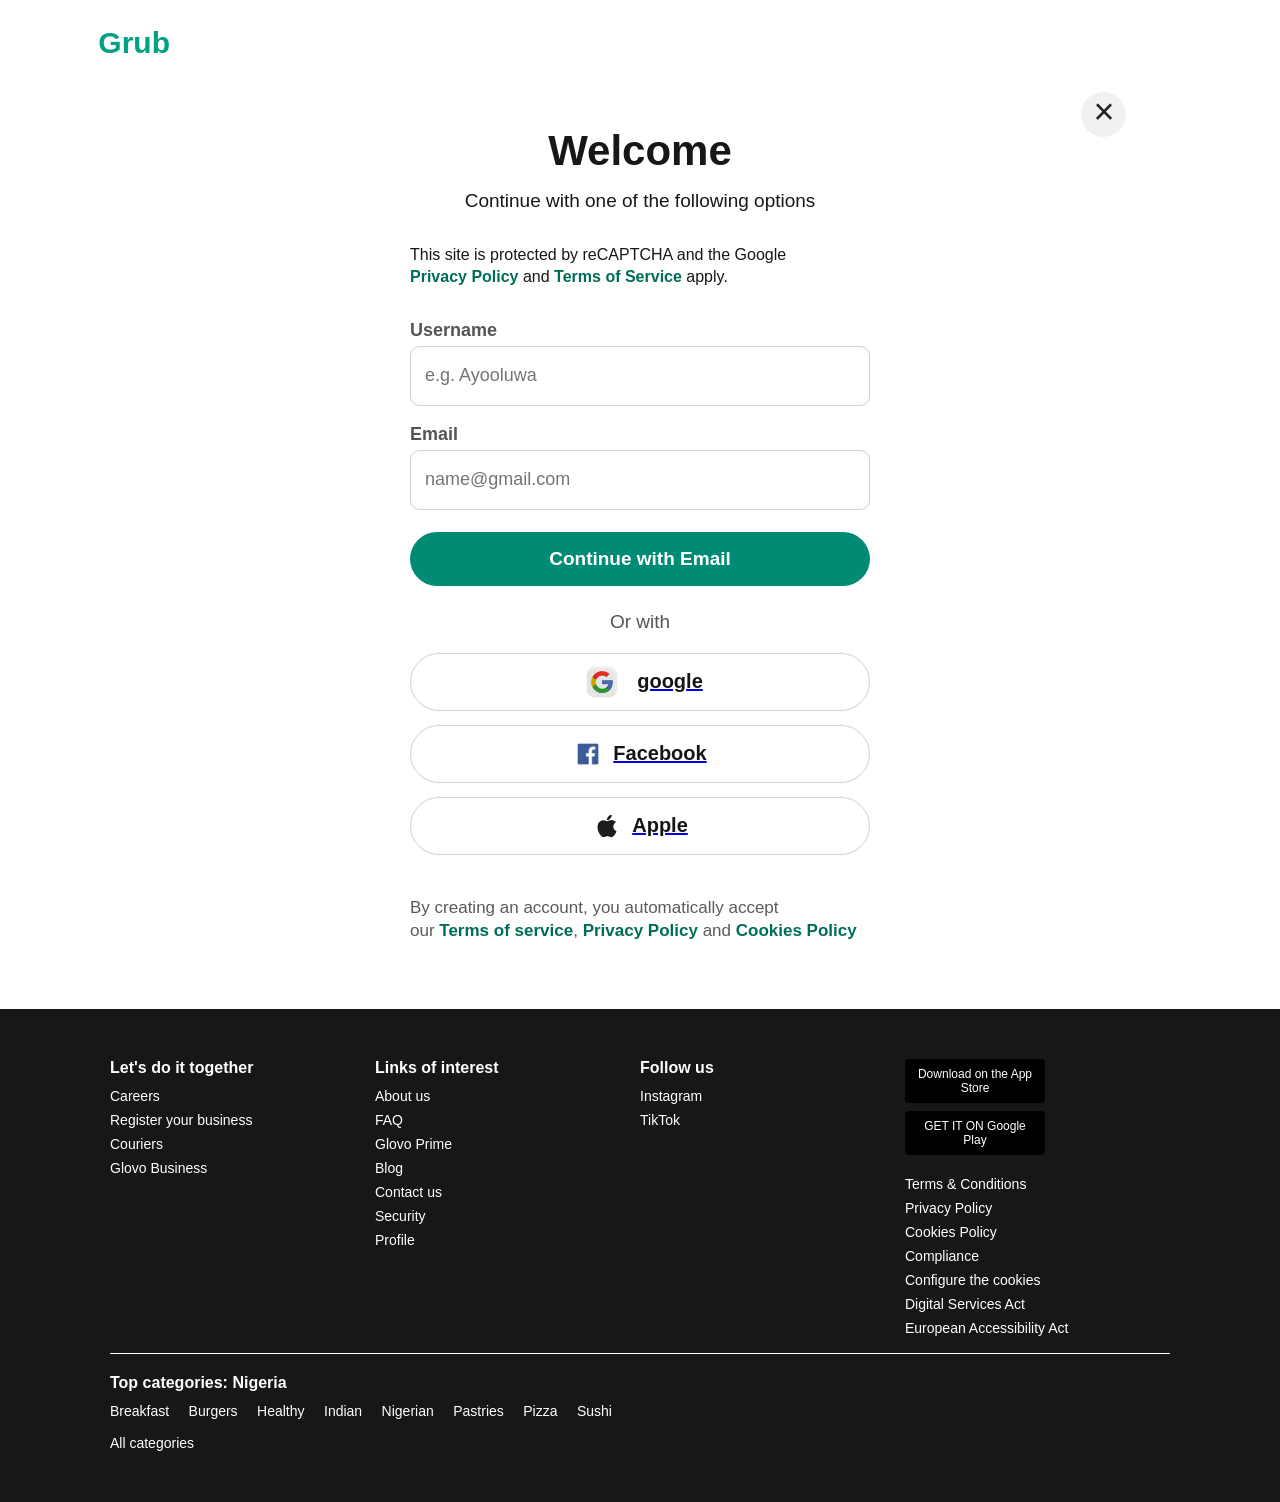
<file: login2.html>
<!DOCTYPE html>
<html lang="en">
<head>
  <meta charset="UTF-8">
  <meta name="viewport" content="width=device-width, initial-scale=1.0">
  <meta name="description" content="Log in or create a Glovo account.">
  <link rel="stylesheet" href="assets/css/login2.css">
  <link rel="stylesheet" href="assets/css/footer.css">
  <title>Welcome to Glovo</title>
</head>
<body>
  <header><a href="index.html" class="brand"><img src="assets/img/Logo.svg" alt="GrubGo"></a></header>
  <main class="login-page">
    <a href="login.html" class="close" aria-label="Close login">×</a>
    <section class="login-card" aria-labelledby="welcome-title">
      <h1 id="welcome-title">Welcome</h1>
      <p class="intro">Continue with one of the following options</p>
      <form>
        <p class="recaptcha">This site is protected by reCAPTCHA and the Google<br><a href="#privacy">Privacy Policy</a> and <a href="#terms">Terms of Service</a> apply.</p>
        <label class="email-label" for="username-input">Username
          <input id="username-input" type="text" placeholder="e.g. Ayooluwa" autocomplete="username">
        </label>
        <p class="email-error" id="username-error" role="alert"></p>
        <label class="email-label" for="email-input">Email
          <input id="email-input" type="email" placeholder="name@gmail.com" autocomplete="email">
        </label>
        <p class="email-error" id="email-error" role="alert"></p>
        <button class="whatsapp" id="email-submit" type="submit">Continue with Email</button>
      </form>
      <p class="or">Or with</p>
      <div class="social-buttons">
        <a href="index.html"><button class="btn" type="button"><img src="assets/img/Google.png" width="50px" alt=""> google</button></a>
        <a href="index.html"><button type="button" class="btn"><img src="assets/img/[CITYPNG.COM]Hd Blue And White Square Facebook Fb Logo - 1000x1000.png" alt="" width="30px">Facebook</button></a>
        <a href="index.html"><button class="btn" type="button"><svg viewBox="0 0 24 24" width="30px" fill="currentColor" xmlns="http://www.w3.org/2000/svg" style="color:#1d1d1d;"><path d="M17.05 20.28c-.98.95-2.05.8-3.08.35-1.09-.46-2.09-.48-3.24 0-1.44.62-2.2.44-3.06-.35C2.79 15.25 3.51 7.59 9.05 7.31c1.35.07 2.29.74 3.08.8 1.18-.24 2.31-.93 3.57-.84 1.51.12 2.65.72 3.4 1.8-3.12 1.87-2.38 5.98.48 7.13-.57 1.5-1.31 2.99-2.54 4.09zM12.03 7.25c-.15-2.23 1.66-4.07 3.74-4.25.29 2.58-2.34 4.5-3.74 4.25z"/></svg>Apple</button></a>
      </div>
      <p class="terms">By creating an account, you automatically accept<br>our <a href="#terms">Terms of service</a>, <a href="#privacy">Privacy Policy</a> and <a href="#cookies">Cookies Policy</a></p>
    </section>
  </main>
  <footer>
          <!-- Single container div holding all footer content -->
  <div class="my-footer-content clearfix">

      <!-- Column 1: Let's do it together -->
      <div class="col">
          <h4>Let's do it together</h4>
          <ul>
              <li><a href="#">Careers</a></li>
              <li><a href="#">Register your business</a></li>
              <li><a href="#">Couriers</a></li>
              <li><a href="#">Glovo Business</a></li>
          </ul>
      </div>

      <!-- Column 2: Links of interest -->
      <div class="col">
          <h4>Links of interest</h4>
          <ul>
              <li><a href="#">About us</a></li>
              <li><a href="#">FAQ</a></li>
              <li><a href="#">Glovo Prime</a></li>
              <li><a href="#">Blog</a></li>
              <li><a href="#">Contact us</a></li>
              <li><a href="#">Security</a></li>
              <li><a href="#">Profile</a></li>
          </ul>
      </div>

      <!-- Column 3: Follow us -->
      <div class="col">
          <h4>Follow us</h4>
          <ul>
              <li><a href="#">Instagram</a></li>
              <li><a href="#">TikTok</a></li>
          </ul>
      </div>

      <!-- Right Side: Apps and Legal Links -->
      <div class="right-col">
          <div style="margin-bottom: 20px;">
              <a href="https://apps.apple.com/us/app/glovo-food-delivery-takeaway/id951812684" class="app-badge">Download on the App Store</a>
              <a href="https://play.google.com/store/apps/details?id=com.glovo&pli=1" class="app-badge">GET IT ON Google Play</a>
          </div>
          <ul>
              <li><a href="#">Terms & Conditions</a></li>
              <li><a href="#">Privacy Policy</a></li>
              <li><a href="#">Cookies Policy</a></li>
              <li><a href="#">Compliance</a></li>
              <li><a href="#">Configure the cookies</a></li>
              <li><a href="#">Digital Services Act</a></li>
              <li><a href="#">European Accessibility Act</a></li>
          </ul>
      </div>

      <!-- Bottom Section: Top categories: Nigeria -->
      <div class="bottom-categories">
          <h4>Top categories: Nigeria</h4>
          <div class="category-links">
              <a href="#">Breakfast</a>
              <a href="#">Burgers</a>
              <a href="#">Healthy</a>
              <a href="#">Indian</a>
              <a href="#">Nigerian</a>
              <a href="#">Pastries</a>
              <a href="#">Pizza</a>
              <a href="#">Sushi</a>
          </div>
          <div style="margin-top: 10px;">
              <a href="#">All categories</a>
          </div>
      </div>

  </div>
  </footer>

  <script>
    (function () {
      var form = document.querySelector('form');
      var usernameInput = document.getElementById('username-input');
      var usernameError = document.getElementById('username-error');
      var emailInput = document.getElementById('email-input');
      var emailError = document.getElementById('email-error');

      function showError(input, errEl, message) {
        errEl.textContent = message;
        errEl.classList.add('show');
        input.classList.add('error');
        input.focus();
      }

      function clearError(input, errEl) {
        errEl.textContent = '';
        errEl.classList.remove('show');
        input.classList.remove('error');
      }

      function clearAllErrors() {
        clearError(usernameInput, usernameError);
        clearError(emailInput, emailError);
      }

      usernameInput.addEventListener('input', function () { clearError(usernameInput, usernameError); });
      emailInput.addEventListener('input', function () { clearError(emailInput, emailError); });

      form.addEventListener('submit', function (e) {
        e.preventDefault();
        clearAllErrors();

        var username = usernameInput.value.trim();
        if (!username) {
          showError(usernameInput, usernameError, 'Please enter your username.');
          return;
        }
        if (username.length < 2) {
          showError(usernameInput, usernameError, 'Your username must be at least 2 characters.');
          return;
        }

        var email = emailInput.value.trim();

        if (!email) {
          showError(emailInput, emailError, 'Please enter your email address.');
          return;
        }

        var gmailMatch = email.match(/^([^@\s]+)@gmail\.([^.]+)$/i);
        if (gmailMatch) {
          var corrected = gmailMatch[1] + '@gmail.com';
          emailInput.value = corrected;
          email = corrected;
        }

        if (!/^[^@\s]+@gmail\.com$/i.test(email)) {
          showError(emailInput, emailError, 'Your email must be a "@gmail.com" address, e.g. name@gmail.com');
          return;
        }

        try {
          localStorage.setItem('glovo_user', username);
          localStorage.setItem('glovo_logged_in', '1');
        } catch (err) { /* storage unavailable */ }

        window.location.href = 'login.html';
      });
    })();
  </script>
</body>
</html>
</file>
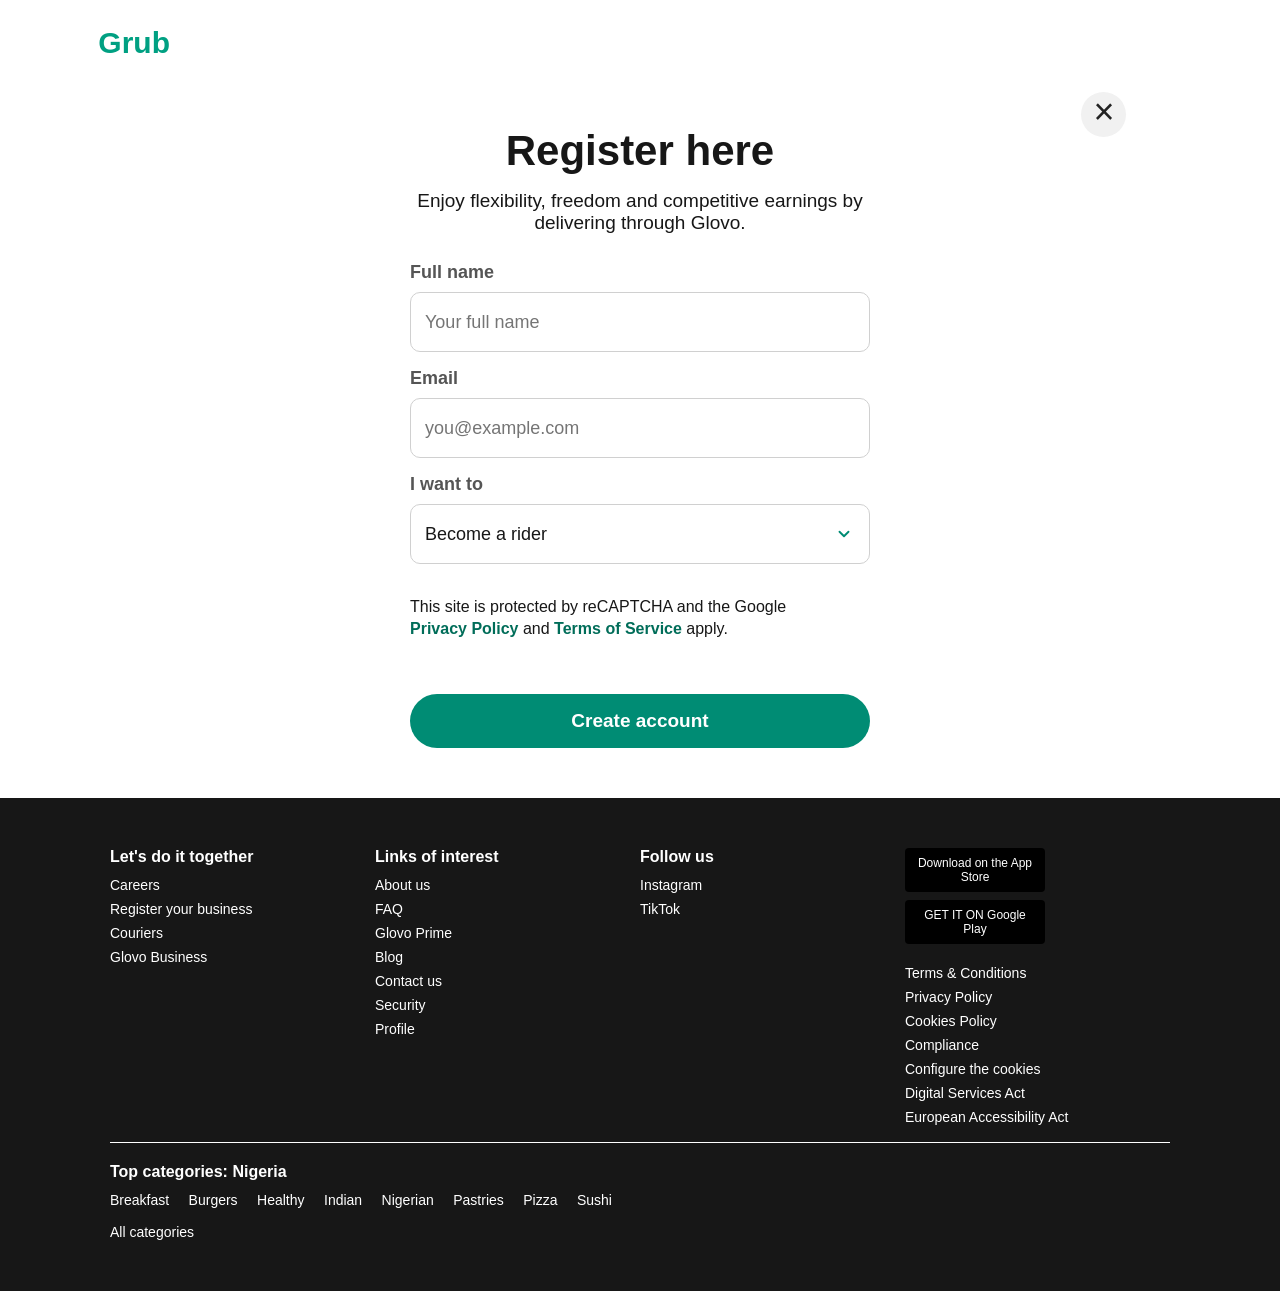
<file: register.html>
<!DOCTYPE html>
<html lang="en">
<head>
  <meta charset="UTF-8">
  <meta name="viewport" content="width=device-width, initial-scale=1.0">
  <meta name="description" content="Register with Glovo.">
  <link rel="stylesheet" href="assets/css/login2.css">
  <link rel="stylesheet" href="assets/css/footer.css">
  <title>Register on Glovo</title>
  <style>
    .field {
      margin-bottom: 16px;
    }
    .field label {
      display: block;
      margin-bottom: 4px;
    }
    .reg-success {
      display: none;
      margin-top: 24px;
      padding: 18px;
      border: 1px solid #bfe6d8;
      border-radius: 12px;
      background: #e8f7f1;
      color: #005f4e;
      text-align: center;
    }

    #reg-type {
      width: 100%;
      height: 60px;
      padding: 0 44px 0 14px;
      border: 1px solid #d0d0d0;
      border-radius: 10px;
      background-color: #ffffff;
      font-size: 18px;
      color: #171717;
      cursor: pointer;
      appearance: none;
      -webkit-appearance: none;
      -moz-appearance: none;
      background-image: url("data:image/svg+xml,%3Csvg xmlns='http://www.w3.org/2000/svg' width='18' height='18' viewBox='0 0 24 24' fill='none' stroke='%23008c74' stroke-width='2.5' stroke-linecap='round' stroke-linejoin='round'%3E%3Cpath d='M6 9l6 6 6-6'/%3E%3C/svg%3E");
      background-repeat: no-repeat;
      background-position: right 16px center;
      background-size: 18px;
    }

    #reg-type:hover {
      border-color: #008c74;
    }

    #reg-type:focus {
      outline: none;
      border-color: #008c74;
      box-shadow: 0 0 0 3px rgba(0, 140, 116, 0.18);
    }

    #reg-type option {
      color: #171717;
      background-color: #ffffff;
      font-size: 16px;
    }
  </style>
</head>
<body>
  <header><a href="index.html" class="brand"><img src="assets/img/Logo.svg" alt="GrubGo"></a></header>
  <main class="login-page">
    <a href="index.html" class="close" aria-label="Close registration">&times;</a>
    <section class="login-card">
      <h1>Register here</h1>
      <p class="intro" id="reg-intro">Tell us a little about yourself</p>
      <form id="reg-form">
        <div class="field">
          <label for="reg-name">Full name</label>
          <input id="reg-name" type="text" placeholder="Your full name" required autocomplete="name">
        </div>

        <div class="field">
          <label for="reg-email">Email</label>
          <input id="reg-email" type="email" placeholder="you@example.com" required autocomplete="email">
        </div>

        <div class="field">
          <label for="reg-type">I want to</label>
          <select id="reg-type">
            <option value="rider">Become a rider</option>
            <option value="business">Register your business</option>
            <option value="careers">Careers</option>
          </select>
        </div>

        <p class="recaptcha">This site is protected by reCAPTCHA and the Google<br><a href="#privacy">Privacy Policy</a> and <a href="#terms">Terms of Service</a> apply.</p>

        <button class="whatsapp" type="submit">Create account</button>
      </form>

      <p class="reg-success" id="reg-success"></p>
    </section>
  </main>

  <footer>
          <!-- Single container div holding all footer content -->
  <div class="my-footer-content clearfix">

      <!-- Column 1: Let's do it together -->
      <div class="col">
          <h4>Let's do it together</h4>
          <ul>
              <li><a href="#">Careers</a></li>
              <li><a href="#">Register your business</a></li>
              <li><a href="#">Couriers</a></li>
              <li><a href="#">Glovo Business</a></li>
          </ul>
      </div>

      <!-- Column 2: Links of interest -->
      <div class="col">
          <h4>Links of interest</h4>
          <ul>
              <li><a href="#">About us</a></li>
              <li><a href="#">FAQ</a></li>
              <li><a href="#">Glovo Prime</a></li>
              <li><a href="#">Blog</a></li>
              <li><a href="#">Contact us</a></li>
              <li><a href="#">Security</a></li>
              <li><a href="#">Profile</a></li>
          </ul>
      </div>

      <!-- Column 3: Follow us -->
      <div class="col">
          <h4>Follow us</h4>
          <ul>
              <li><a href="#">Instagram</a></li>
              <li><a href="#">TikTok</a></li>
          </ul>
      </div>

      <!-- Right Side: Apps and Legal Links -->
      <div class="right-col">
          <div style="margin-bottom: 20px;">
              <a href="https://apps.apple.com/us/app/glovo-food-delivery-takeaway/id951812684" class="app-badge">Download on the App Store</a>
              <a href="https://play.google.com/store/apps/details?id=com.glovo&pli=1" class="app-badge">GET IT ON Google Play</a>
          </div>
          <ul>
              <li><a href="#">Terms & Conditions</a></li>
              <li><a href="#">Privacy Policy</a></li>
              <li><a href="#">Cookies Policy</a></li>
              <li><a href="#">Compliance</a></li>
              <li><a href="#">Configure the cookies</a></li>
              <li><a href="#">Digital Services Act</a></li>
              <li><a href="#">European Accessibility Act</a></li>
          </ul>
      </div>

      <!-- Bottom Section: Top categories: Nigeria -->
      <div class="bottom-categories">
          <h4>Top categories: Nigeria</h4>
          <div class="category-links">
              <a href="#">Breakfast</a>
              <a href="#">Burgers</a>
              <a href="#">Healthy</a>
              <a href="#">Indian</a>
              <a href="#">Nigerian</a>
              <a href="#">Pastries</a>
              <a href="#">Pizza</a>
              <a href="#">Sushi</a>
          </div>
          <div style="margin-top: 10px;">
              <a href="#">All categories</a>
          </div>
      </div>

  </div>
  </footer>

  <script>
    (function () {
      var TITLES = {
        rider: { intro: 'Enjoy flexibility, freedom and competitive earnings by delivering through Glovo.' },
        business: { intro: 'Grow with Glovo! Our technology and user base can help you boost sales and unlock new opportunities!' },
        careers: { intro: "Ready for an exciting new challenge? If you're ambitious, humble, and love working with others, then we want to hear from you!" }
      };

      var params = new URLSearchParams(window.location.search);
      var type = params.get('type') || 'rider';
      var intro = document.getElementById('reg-intro');
      var select = document.getElementById('reg-type');

      if (TITLES[type]) intro.textContent = TITLES[type].intro;
      if (select) {
        var option = select.querySelector('option[value="' + type + '"]');
        if (option) select.value = type;
      }

      document.getElementById('reg-form').addEventListener('submit', function (e) {
        e.preventDefault();
        var name = document.getElementById('reg-name').value.trim() || 'there';
        var success = document.getElementById('reg-success');
        success.textContent = 'Thanks, ' + name + '! Your registration request has been received. We\u2019ll be in touch soon.';
        success.style.display = 'block';
        document.getElementById('reg-form').style.display = 'none';

        var username = name.split(/\s+/)[0];
        try {
          localStorage.setItem('glovo_user', username);
          localStorage.setItem('glovo_logged_in', '1');
        } catch (err) { /* storage unavailable */ }
      });
    })();
  </script>
</body>
</html>
</file>
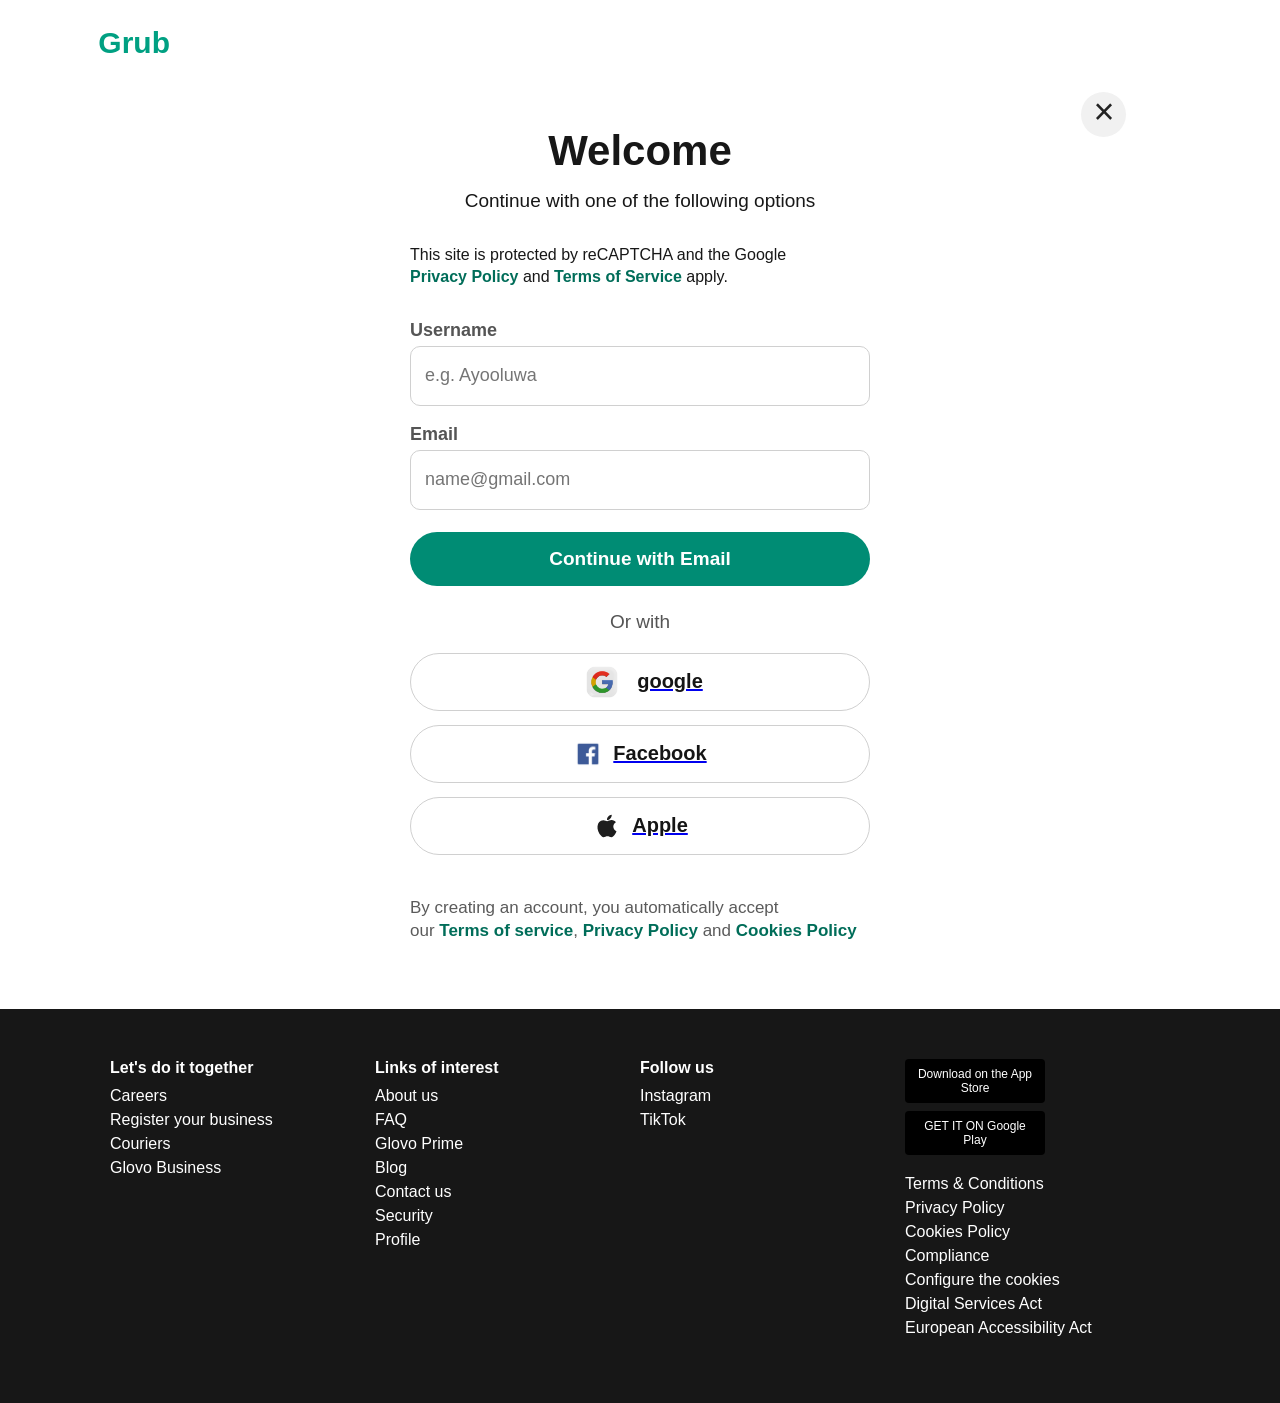
<file: pages/login2.html>
<!DOCTYPE html>
<html lang="en">
<head>
  <meta charset="UTF-8">
  <meta name="viewport" content="width=device-width, initial-scale=1.0">
  <meta name="description" content="Log in or create a Glovo account.">
  <link rel="stylesheet" href="../assets/css/login2.css">
  <link rel="stylesheet" href="../assets/css/footer.css">
  <title>Welcome to Glovo</title>
</head>
<body>
  <header><a href="index2.html" class="brand"><img src="../assets/img/Logo.svg" alt="GrubGo"></a></header>
  <main class="login-page">
    <a href="../index.html" class="close" aria-label="Close login">×</a>
    <section class="login-card" aria-labelledby="welcome-title">
      <h1 id="welcome-title">Welcome</h1>
      <p class="intro">Continue with one of the following options</p>
      <form>
        <p class="recaptcha">This site is protected by reCAPTCHA and the Google<br><a href="#privacy">Privacy Policy</a> and <a href="#terms">Terms of Service</a> apply.</p>
        <label class="email-label" for="username-input">Username
          <input id="username-input" type="text" placeholder="e.g. Ayooluwa" autocomplete="username">
        </label>
        <p class="email-error" id="username-error" role="alert"></p>
        <label class="email-label" for="email-input">Email
          <input id="email-input" type="email" placeholder="name@gmail.com" autocomplete="email">
        </label>
        <p class="email-error" id="email-error" role="alert"></p>
        <button class="whatsapp" id="email-submit" type="submit">Continue with Email</button>
      </form>
      <p class="or">Or with</p>
      <div class="social-buttons">
        <a href="index2.html"><button class="btn" type="button"><img src="../assets/img/Google.png" width="50px" alt=""> google</button></a>
        <a href="index2.html"><button type="button" class="btn"><img src="../assets/img/[CITYPNG.COM]Hd Blue And White Square Facebook Fb Logo - 1000x1000.png" alt="" width="30px">Facebook</button></a>
        <a href="index2.html"><button class="btn" type="button"><svg viewBox="0 0 24 24" width="30px" fill="currentColor" xmlns="http://www.w3.org/2000/svg" style="color:#1d1d1d;"><path d="M17.05 20.28c-.98.95-2.05.8-3.08.35-1.09-.46-2.09-.48-3.24 0-1.44.62-2.2.44-3.06-.35C2.79 15.25 3.51 7.59 9.05 7.31c1.35.07 2.29.74 3.08.8 1.18-.24 2.31-.93 3.57-.84 1.51.12 2.65.72 3.4 1.8-3.12 1.87-2.38 5.98.48 7.13-.57 1.5-1.31 2.99-2.54 4.09zM12.03 7.25c-.15-2.23 1.66-4.07 3.74-4.25.29 2.58-2.34 4.5-3.74 4.25z"/></svg>Apple</button></a>
      </div>
      <p class="terms">By creating an account, you automatically accept<br>our <a href="#terms">Terms of service</a>, <a href="#privacy">Privacy Policy</a> and <a href="#cookies">Cookies Policy</a></p>
    </section>
  </main>
  <footer>
          <!-- Single container div holding all footer content -->
  <div class="my-footer-content clearfix">

      <!-- Column 1: Let's do it together -->
      <div class="col">
          <h4>Let's do it together</h4>
          <ul>
              <li>Careers</li>
              <li>Register your business</li>
              <li>Couriers</li>
              <li>Glovo Business</li>
          </ul>
      </div>

      <!-- Column 2: Links of interest -->
      <div class="col">
          <h4>Links of interest</h4>
          <ul>
              <li>About us</li>
              <li>FAQ</li>
              <li>Glovo Prime</li>
              <li>Blog</li>
              <li>Contact us</li>
              <li>Security</li>
              <li>Profile</li>
          </ul>
      </div>

      <!-- Column 3: Follow us -->
      <div class="col">
          <h4>Follow us</h4>
          <ul>
              <li>Instagram</li>
              <li>TikTok</li>
          </ul>
      </div>

      <!-- Right Side: Apps and Legal Links -->
      <div class="right-col">
          <div style="margin-bottom: 20px;">
              <a href="https://apps.apple.com/us/app/glovo-food-delivery-takeaway/id951812684" class="app-badge">Download on the App Store</a>
              <a href="https://play.google.com/store/apps/details?id=com.glovo&pli=1" class="app-badge">GET IT ON Google Play</a>
          </div>
          <ul>
              <li>Terms & Conditions</li>
              <li>Privacy Policy</li>
              <li>Cookies Policy</li>
              <li>Compliance</li>
              <li>Configure the cookies</li>
              <li>Digital Services Act</li>
              <li>European Accessibility Act</li>
          </ul>
      </div>

  </div>
  </footer>

  <script>
    (function () {
      var form = document.querySelector('form');
      var usernameInput = document.getElementById('username-input');
      var usernameError = document.getElementById('username-error');
      var emailInput = document.getElementById('email-input');
      var emailError = document.getElementById('email-error');

      function showError(input, errEl, message) {
        errEl.textContent = message;
        errEl.classList.add('show');
        input.classList.add('error');
        input.focus();
      }

      function clearError(input, errEl) {
        errEl.textContent = '';
        errEl.classList.remove('show');
        input.classList.remove('error');
      }

      function clearAllErrors() {
        clearError(usernameInput, usernameError);
        clearError(emailInput, emailError);
      }

      usernameInput.addEventListener('input', function () { clearError(usernameInput, usernameError); });
      emailInput.addEventListener('input', function () { clearError(emailInput, emailError); });

      form.addEventListener('submit', function (e) {
        e.preventDefault();
        clearAllErrors();

        var username = usernameInput.value.trim();
        if (!username) {
          showError(usernameInput, usernameError, 'Please enter your username.');
          return;
        }
        if (username.length < 2) {
          showError(usernameInput, usernameError, 'Your username must be at least 2 characters.');
          return;
        }

        var email = emailInput.value.trim();

        if (!email) {
          showError(emailInput, emailError, 'Please enter your email address.');
          return;
        }

        var gmailMatch = email.match(/^([^@\s]+)@gmail\.([^.]+)$/i);
        if (gmailMatch) {
          var corrected = gmailMatch[1] + '@gmail.com';
          emailInput.value = corrected;
          email = corrected;
        }

        if (!/^[^@\s]+@gmail\.com$/i.test(email)) {
          showError(emailInput, emailError, 'Your email must be a "@gmail.com" address, e.g. name@gmail.com');
          return;
        }

        try {
          localStorage.setItem('glovo_user', username);
          localStorage.setItem('glovo_logged_in', '1');
        } catch (err) { /* storage unavailable */ }

        window.location.href = 'index2.html';
      });
    })();
  </script>
</body>
</html>
</file>
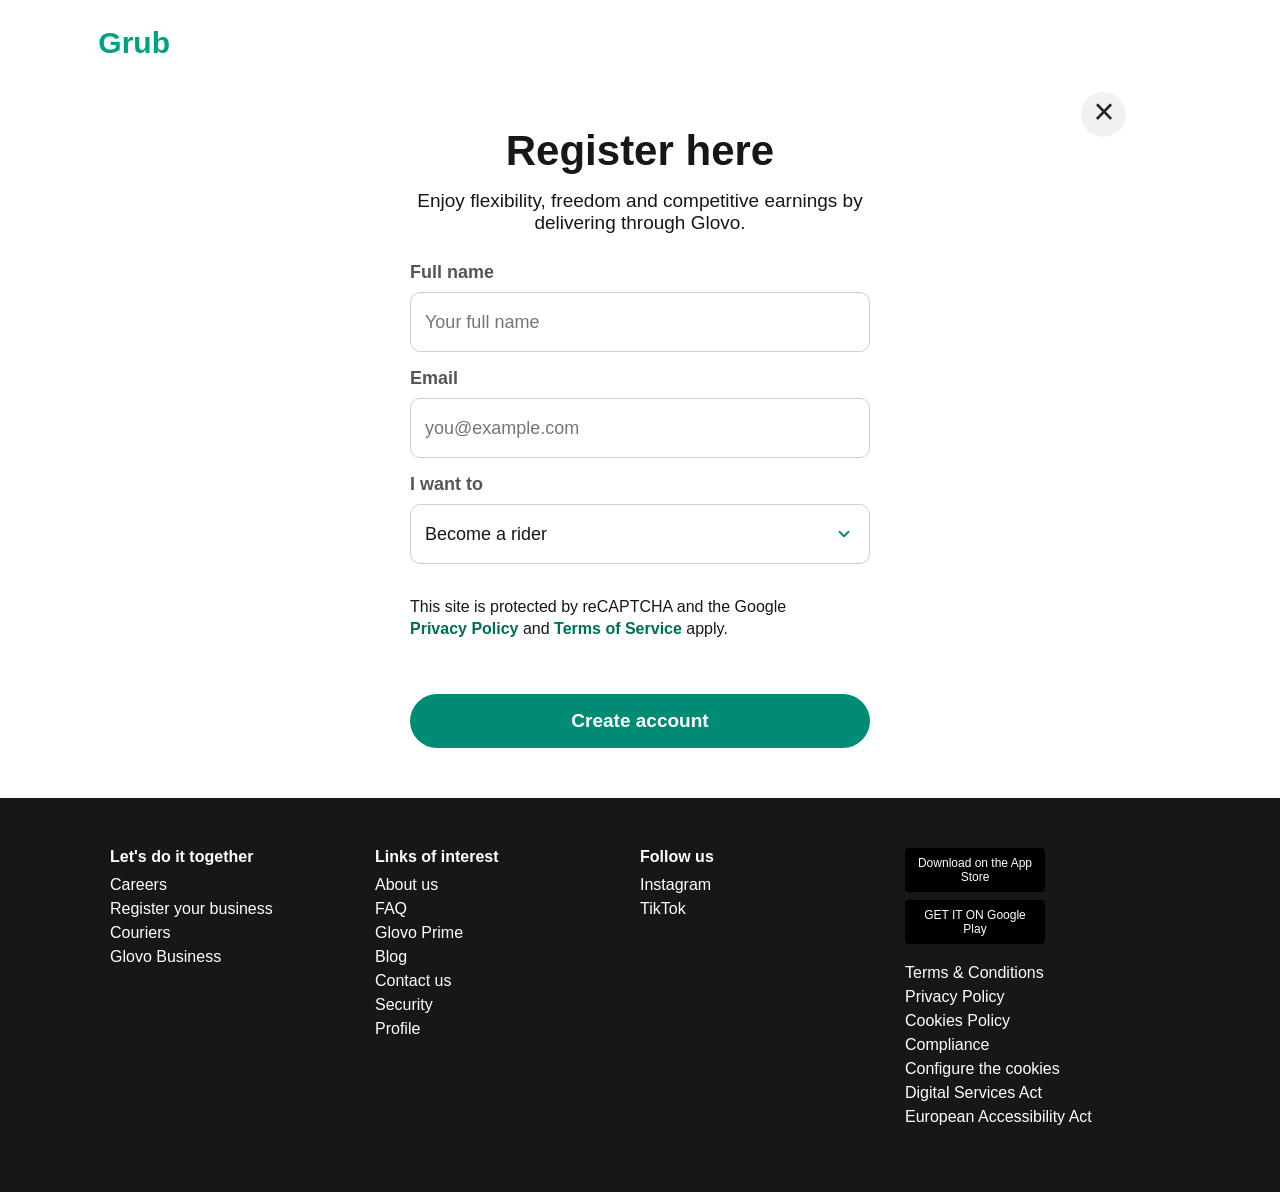
<file: pages/register.html>
<!DOCTYPE html>
<html lang="en">
<head>
  <meta charset="UTF-8">
  <meta name="viewport" content="width=device-width, initial-scale=1.0">
  <meta name="description" content="Register with Glovo.">
  <link rel="stylesheet" href="../assets/css/login2.css">
  <link rel="stylesheet" href="../assets/css/footer.css">
  <title>Register on Glovo</title>
  <style>
    .field {
      margin-bottom: 16px;
    }
    .field label {
      display: block;
      margin-bottom: 4px;
    }
    .reg-success {
      display: none;
      margin-top: 24px;
      padding: 18px;
      border: 1px solid #bfe6d8;
      border-radius: 12px;
      background: #e8f7f1;
      color: #005f4e;
      text-align: center;
    }

    #reg-type {
      width: 100%;
      height: 60px;
      padding: 0 44px 0 14px;
      border: 1px solid #d0d0d0;
      border-radius: 10px;
      background-color: #ffffff;
      font-size: 18px;
      color: #171717;
      cursor: pointer;
      appearance: none;
      -webkit-appearance: none;
      -moz-appearance: none;
      background-image: url("data:image/svg+xml,%3Csvg xmlns='http://www.w3.org/2000/svg' width='18' height='18' viewBox='0 0 24 24' fill='none' stroke='%23008c74' stroke-width='2.5' stroke-linecap='round' stroke-linejoin='round'%3E%3Cpath d='M6 9l6 6 6-6'/%3E%3C/svg%3E");
      background-repeat: no-repeat;
      background-position: right 16px center;
      background-size: 18px;
    }

    #reg-type:hover {
      border-color: #008c74;
    }

    #reg-type:focus {
      outline: none;
      border-color: #008c74;
      box-shadow: 0 0 0 3px rgba(0, 140, 116, 0.18);
    }

    #reg-type option {
      color: #171717;
      background-color: #ffffff;
      font-size: 16px;
    }
  </style>
</head>
<body>
  <header><a href="index2.html" class="brand"><img src="../assets/img/Logo.svg" alt="GrubGo"></a></header>
  <main class="login-page">
    <a href="index2.html" class="close" aria-label="Close registration">&times;</a>
    <section class="login-card">
      <h1>Register here</h1>
      <p class="intro" id="reg-intro">Tell us a little about yourself</p>
      <form id="reg-form">
        <div class="field">
          <label for="reg-name">Full name</label>
          <input id="reg-name" type="text" placeholder="Your full name" required autocomplete="name">
        </div>

        <div class="field">
          <label for="reg-email">Email</label>
          <input id="reg-email" type="email" placeholder="you@example.com" required autocomplete="email">
        </div>

        <div class="field">
          <label for="reg-type">I want to</label>
          <select id="reg-type">
            <option value="rider">Become a rider</option>
            <option value="business">Register your business</option>
            <option value="careers">Careers</option>
          </select>
        </div>

        <p class="recaptcha">This site is protected by reCAPTCHA and the Google<br><a href="#privacy">Privacy Policy</a> and <a href="#terms">Terms of Service</a> apply.</p>

        <button class="whatsapp" type="submit">Create account</button>
      </form>

      <p class="reg-success" id="reg-success"></p>
    </section>
  </main>

  <footer>
          <!-- Single container div holding all footer content -->
  <div class="my-footer-content clearfix">

      <!-- Column 1: Let's do it together -->
      <div class="col">
          <h4>Let's do it together</h4>
          <ul>
              <li>Careers</li>
              <li>Register your business</li>
              <li>Couriers</li>
              <li>Glovo Business</li>
          </ul>
      </div>

      <!-- Column 2: Links of interest -->
      <div class="col">
          <h4>Links of interest</h4>
          <ul>
              <li>About us</li>
              <li>FAQ</li>
              <li>Glovo Prime</li>
              <li>Blog</li>
              <li>Contact us</li>
              <li>Security</li>
              <li>Profile</li>
          </ul>
      </div>

      <!-- Column 3: Follow us -->
      <div class="col">
          <h4>Follow us</h4>
          <ul>
              <li>Instagram</li>
              <li>TikTok</li>
          </ul>
      </div>

      <!-- Right Side: Apps and Legal Links -->
      <div class="right-col">
          <div style="margin-bottom: 20px;">
              <a href="https://apps.apple.com/us/app/glovo-food-delivery-takeaway/id951812684" class="app-badge">Download on the App Store</a>
              <a href="https://play.google.com/store/apps/details?id=com.glovo&pli=1" class="app-badge">GET IT ON Google Play</a>
          </div>
          <ul>
              <li>Terms & Conditions</li>
              <li>Privacy Policy</li>
              <li>Cookies Policy</li>
              <li>Compliance</li>
              <li>Configure the cookies</li>
              <li>Digital Services Act</li>
              <li>European Accessibility Act</li>
          </ul>
      </div>

  </div>
  </footer>

  <script>
    (function () {
      var TITLES = {
        rider: { intro: 'Enjoy flexibility, freedom and competitive earnings by delivering through Glovo.' },
        business: { intro: 'Grow with Glovo! Our technology and user base can help you boost sales and unlock new opportunities!' },
        careers: { intro: "Ready for an exciting new challenge? If you're ambitious, humble, and love working with others, then we want to hear from you!" }
      };

      var params = new URLSearchParams(window.location.search);
      var type = params.get('type') || 'rider';
      var intro = document.getElementById('reg-intro');
      var select = document.getElementById('reg-type');

      if (TITLES[type]) intro.textContent = TITLES[type].intro;
      if (select) {
        var option = select.querySelector('option[value="' + type + '"]');
        if (option) select.value = type;
      }

      document.getElementById('reg-form').addEventListener('submit', function (e) {
        e.preventDefault();
        var name = document.getElementById('reg-name').value.trim() || 'there';
        var success = document.getElementById('reg-success');
        success.textContent = 'Thanks, ' + name + '! Your registration request has been received. We\u2019ll be in touch soon.';
        success.style.display = 'block';
        document.getElementById('reg-form').style.display = 'none';

        var username = name.split(/\s+/)[0];
        try {
          localStorage.setItem('glovo_user', username);
          localStorage.setItem('glovo_logged_in', '1');
        } catch (err) { /* storage unavailable */ }
      });
    })();
  </script>
</body>
</html>
</file>
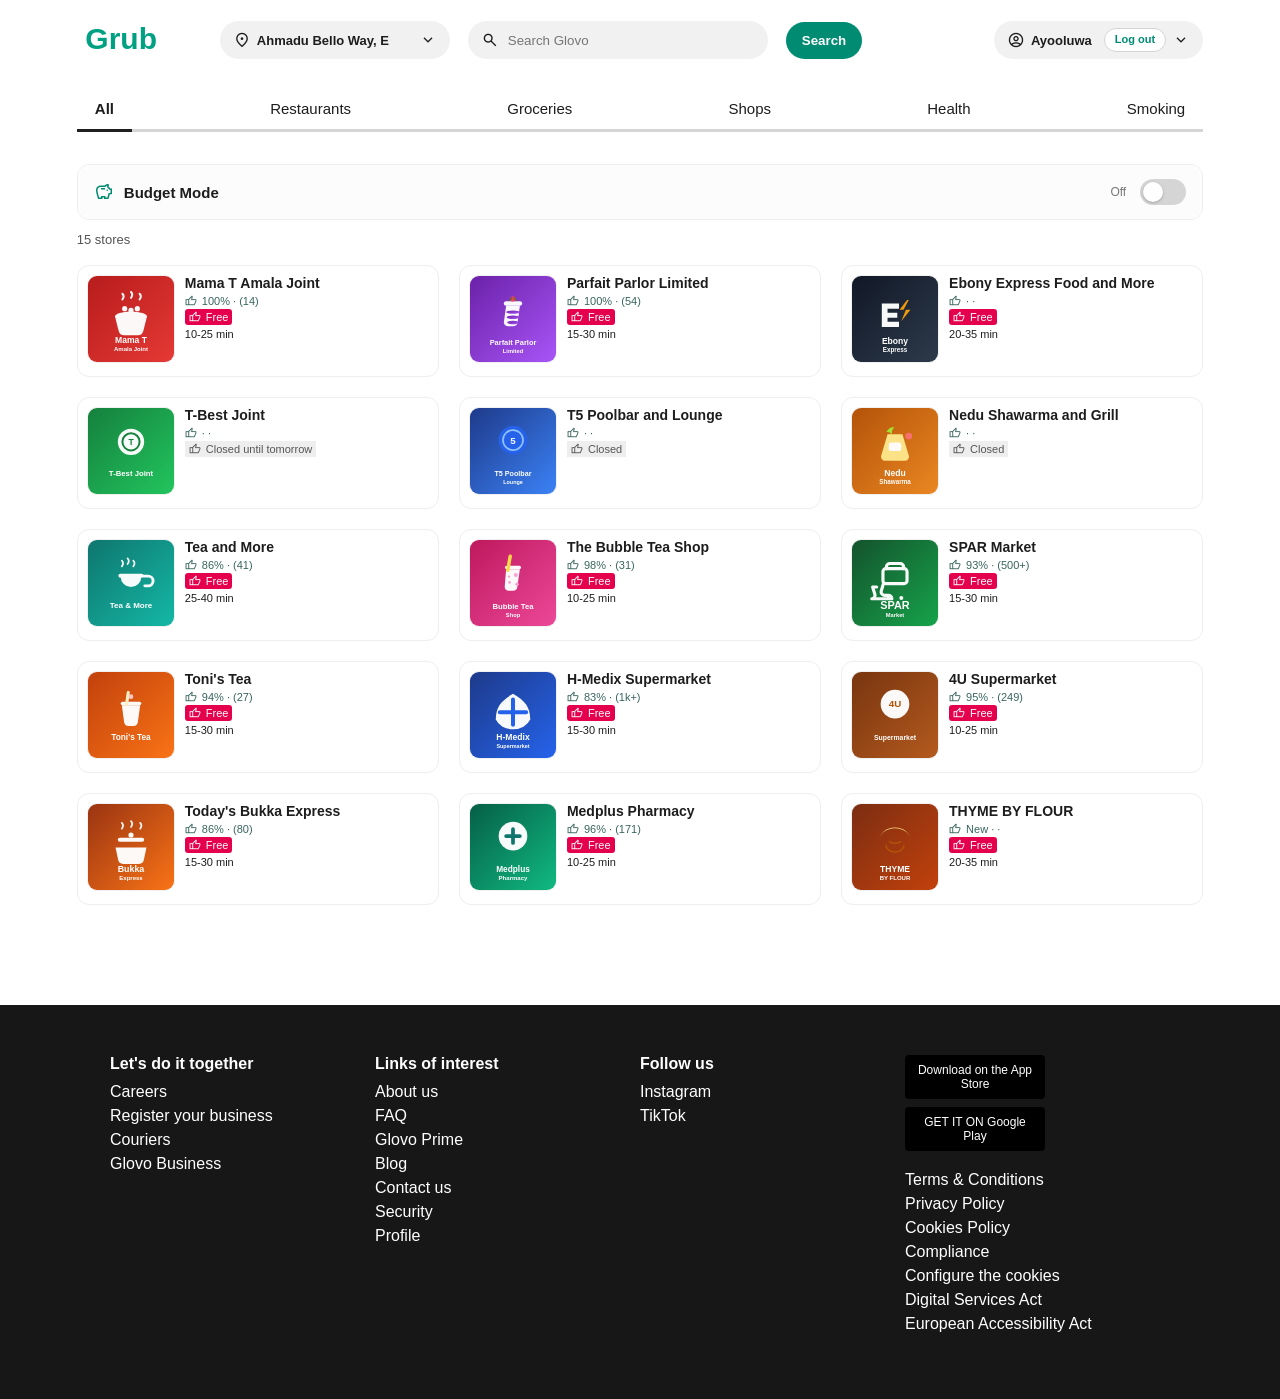
<file: pages/search.html>
<!DOCTYPE html>
<html lang="en">
<head>
    <meta charset="UTF-8">
    <meta name="viewport" content="width=device-width, initial-scale=1.0">
    <link rel="stylesheet" href="https://fonts.googleapis.com/css2?family=Material+Symbols+Outlined:opsz,wght,FILL,GRAD@20..48,400,0,0">
    <link rel="stylesheet" href="../assets/css/style2.css">
    <link rel="stylesheet" href="../assets/css/footer.css">
    <link rel="stylesheet" href="../assets/css/profile.css">
    <title>Glovo Search</title>
</head>
<body>
    <header>
        <div class="header-content">
            <a href="index2.html">
                <img class="logo" src="../assets/img/Logo.svg" alt="GrubGo">
            </a>

            <div class="address" data-profile-location-widget>
                <span class="material-symbols-outlined">location_on</span>
                <b data-profile-location>Ahmadu Bello Way, E</b>
                <span class="material-symbols-outlined">keyboard_arrow_down</span>
            </div>

            <div class="search-box">
                <span class="material-symbols-outlined">search</span>
                <input id="search-input" type="text" placeholder="Search Glovo">
            </div>
            <button id="search-btn" type="button">Search</button>
            <div class="profile" data-profile-user-widget>
                <span class="material-symbols-outlined">account_circle</span>
                <b data-profile-user>Ayooluwa</b>
                <span class="material-symbols-outlined">keyboard_arrow_down</span>
            </div>
        </div>
    </header>

    <main>
        <div class="main-content">

            <nav class="categories" id="categories">
                <a class="selected" href="#" data-category="all">All</a>
                <a href="#" data-category="restaurants">Restaurants</a>
                <a href="#" data-category="groceries">Groceries</a>
                <a href="#" data-category="shops">Shops</a>
                <a href="#" data-category="health">Health</a>
                <a href="#" data-category="smoking">Smoking</a>
            </nav>

            <div class="budget-panel">
                <button id="budget-toggle" class="budget-toggle" type="button" aria-pressed="false">
                    <span class="material-symbols-outlined">savings</span>
                    <span class="budget-toggle-label">Budget Mode</span>
                    <span class="budget-toggle-note" id="budget-toggle-note">Off</span>
                    <span class="budget-switch"><span class="budget-knob"></span></span>
                </button>

                <div class="budget-body" id="budget-body" hidden>
                    <div class="budget-input-row">
                        <label for="budget-input">My budget</label>
                        <span class="budget-currency">&#8358;</span>
                        <input id="budget-input" type="number" min="1" step="100" inputmode="numeric" placeholder="5000">
                    </div>

                    <div class="budget-progress"><div class="budget-progress-fill" id="budget-progress-fill"></div></div>

                    <div class="budget-summary">
                        <div class="budget-sum"><span>Budget</span><b id="budget-amount">&#8358;5,000</b></div>
                        <div class="budget-sum"><span>Spent</span><b id="budget-spent">&#8358;0</b></div>
                        <div class="budget-sum"><span>Left</span><b id="budget-left">&#8358;5,000</b></div>
                    </div>

                    <p class="budget-note" id="budget-note"></p>
                </div>
            </div>

            <p class="results-count" id="results-count"></p>

            <div class="stores" id="stores-container"></div>
        </div>
    </main>

    <footer>
            <!-- Single container div holding all footer content -->
    <div class="my-footer-content clearfix">

        <!-- Column 1: Let's do it together -->
        <div class="col">
            <h4>Let's do it together</h4>
            <ul>
                <li>Careers</li>
                <li>Register your business</li>
                <li>Couriers</li>
                <li>Glovo Business</li>
            </ul>
        </div>

        <!-- Column 2: Links of interest -->
        <div class="col">
            <h4>Links of interest</h4>
            <ul>
                <li>About us</li>
                <li>FAQ</li>
                <li>Glovo Prime</li>
                <li>Blog</li>
                <li>Contact us</li>
                <li>Security</li>
                <li>Profile</li>
            </ul>
        </div>

        <!-- Column 3: Follow us -->
        <div class="col">
            <h4>Follow us</h4>
            <ul>
                <li>Instagram</li>
                <li>TikTok</li>
            </ul>
        </div>

        <!-- Right Side: Apps and Legal Links -->
        <div class="right-col">
            <div style="margin-bottom: 20px;">
                <a href="https://apps.apple.com/us/app/glovo-food-delivery-takeaway/id951812684" class="app-badge">Download on the App Store</a>
                <a href="https://play.google.com/store/apps/details?id=com.glovo&pli=1" class="app-badge">GET IT ON Google Play</a>
            </div>
            <ul>
                <li>Terms & Conditions</li>
                <li>Privacy Policy</li>
                <li>Cookies Policy</li>
                <li>Compliance</li>
                <li>Configure the cookies</li>
                <li>Digital Services Act</li>
                <li>European Accessibility Act</li>
            </ul>
        </div>

    </div>
    </footer>

    <!-- Separate JavaScript File Link -->
    <script src="../assets/js/search-api.js"></script>
    <script src="../assets/js/script.js"></script>
    <script src="../assets/js/store.js"></script>
    <script src="../assets/js/budget.js"></script>
    <script src="../assets/js/profile.js"></script>
</body>
</html>
</file>
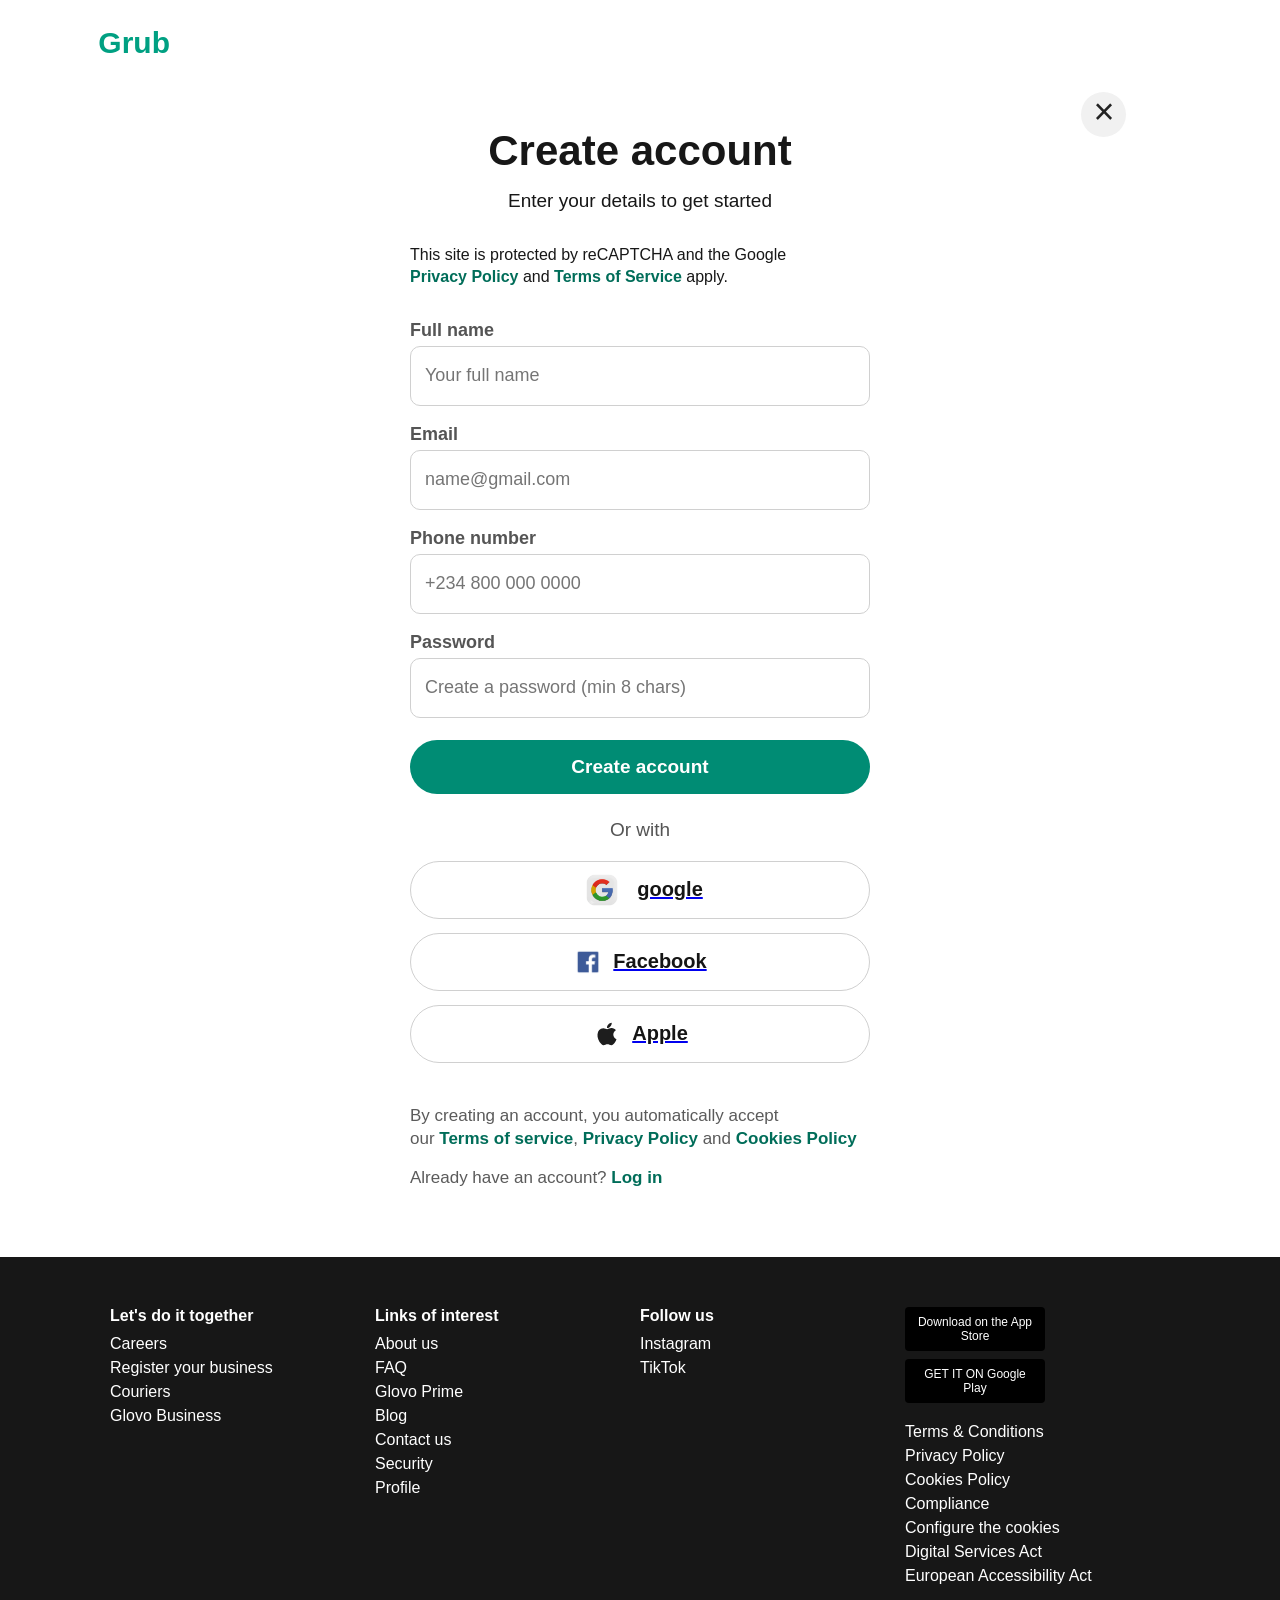
<file: pages/signup.html>
<!DOCTYPE html>
<html lang="en">
<head>
  <meta charset="UTF-8">
  <meta name="viewport" content="width=device-width, initial-scale=1.0">
  <meta name="description" content="Create a Glovo account.">
  <link rel="stylesheet" href="../assets/css/login2.css">
  <link rel="stylesheet" href="../assets/css/footer.css">
  <title>Sign up for Glovo</title>
</head>
<body>
  <header><a href="index2.html" class="brand"><img src="../assets/img/Logo.svg" alt="GrubGo"></a></header>
  <main class="login-page">
    <a href="../index.html" class="close" aria-label="Close signup">&times;</a>
    <section class="login-card" aria-labelledby="welcome-title">
      <h1 id="welcome-title">Create account</h1>
      <p class="intro">Enter your details to get started</p>
      <form id="signup-form">
        <p class="recaptcha">This site is protected by reCAPTCHA and the Google<br><a href="#privacy">Privacy Policy</a> and <a href="#terms">Terms of Service</a> apply.</p>
        <label class="email-label" for="signup-name">Full name
          <input id="signup-name" type="text" placeholder="Your full name" required autocomplete="name">
        </label>
        <p class="email-error" id="name-error" role="alert"></p>
        <label class="email-label" for="signup-email">Email
          <input id="signup-email" type="email" placeholder="name@gmail.com" required autocomplete="email">
        </label>
        <p class="email-error" id="email-error" role="alert"></p>
        <label class="email-label" for="signup-phone">Phone number
          <input id="signup-phone" type="tel" placeholder="+234 800 000 0000" required autocomplete="tel">
        </label>
        <p class="email-error" id="phone-error" role="alert"></p>
        <label class="email-label" for="signup-password">Password
          <input id="signup-password" type="password" placeholder="Create a password (min 8 chars)" required autocomplete="new-password" minlength="8">
        </label>
        <p class="email-error" id="password-error" role="alert"></p>
        <button class="whatsapp" id="signup-submit" type="submit">Create account</button>
      </form>
      <p class="or">Or with</p>
      <div class="social-buttons">
        <a href="index2.html"><button class="btn" type="button"><img src="../assets/img/Google.png" width="50px" alt=""> google</button></a>
        <a href="index2.html"><button type="button" class="btn"><img src="../assets/img/[CITYPNG.COM]Hd Blue And White Square Facebook Fb Logo - 1000x1000.png" alt="" width="30px">Facebook</button></a>
        <a href="index2.html"><button class="btn" type="button"><svg viewBox="0 0 24 24" width="30px" fill="currentColor" xmlns="http://www.w3.org/2000/svg" style="color:#1d1d1d;"><path d="M17.05 20.28c-.98.95-2.05.8-3.08.35-1.09-.46-2.09-.48-3.24 0-1.44.62-2.2.44-3.06-.35C2.79 15.25 3.51 7.59 9.05 7.31c1.35.07 2.29.74 3.08.8 1.18-.24 2.31-.93 3.57-.84 1.51.12 2.65.72 3.4 1.8-3.12 1.87-2.38 5.98.48 7.13-.57 1.5-1.31 2.99-2.54 4.09zM12.03 7.25c-.15-2.23 1.66-4.07 3.74-4.25.29 2.58-2.34 4.5-3.74 4.25z"/></svg>Apple</button></a>
      </div>
      <p class="terms">By creating an account, you automatically accept<br>our <a href="#terms">Terms of service</a>, <a href="#privacy">Privacy Policy</a> and <a href="#cookies">Cookies Policy</a></p>
      <p class="terms" style="margin-top: 16px;">Already have an account? <a href="login2.html">Log in</a></p>
    </section>
  </main>
  <footer>
          <!-- Single container div holding all footer content -->
  <div class="my-footer-content clearfix">

      <!-- Column 1: Let's do it together -->
      <div class="col">
          <h4>Let's do it together</h4>
          <ul>
              <li>Careers</li>
              <li>Register your business</li>
              <li>Couriers</li>
              <li>Glovo Business</li>
          </ul>
      </div>

      <!-- Column 2: Links of interest -->
      <div class="col">
          <h4>Links of interest</h4>
          <ul>
              <li>About us</li>
              <li>FAQ</li>
              <li>Glovo Prime</li>
              <li>Blog</li>
              <li>Contact us</li>
              <li>Security</li>
              <li>Profile</li>
          </ul>
      </div>

      <!-- Column 3: Follow us -->
      <div class="col">
          <h4>Follow us</h4>
          <ul>
              <li>Instagram</li>
              <li>TikTok</li>
          </ul>
      </div>

      <!-- Right Side: Apps and Legal Links -->
      <div class="right-col">
          <div style="margin-bottom: 20px;">
              <a href="https://apps.apple.com/us/app/glovo-food-delivery-takeaway/id951812684" class="app-badge">Download on the App Store</a>
              <a href="https://play.google.com/store/apps/details?id=com.glovo&pli=1" class="app-badge">GET IT ON Google Play</a>
          </div>
          <ul>
              <li>Terms & Conditions</li>
              <li>Privacy Policy</li>
              <li>Cookies Policy</li>
              <li>Compliance</li>
              <li>Configure the cookies</li>
              <li>Digital Services Act</li>
              <li>European Accessibility Act</li>
          </ul>
      </div>

  </div>
  </footer>

  <script>
    (function () {
      var form = document.getElementById('signup-form');
      var nameInput = document.getElementById('signup-name');
      var nameError = document.getElementById('name-error');
      var emailInput = document.getElementById('signup-email');
      var emailError = document.getElementById('email-error');
      var phoneInput = document.getElementById('signup-phone');
      var phoneError = document.getElementById('phone-error');
      var passwordInput = document.getElementById('signup-password');
      var passwordError = document.getElementById('password-error');

      function showError(input, errEl, message) {
        errEl.textContent = message;
        errEl.classList.add('show');
        input.classList.add('error');
        input.focus();
      }

      function clearError(input, errEl) {
        errEl.textContent = '';
        errEl.classList.remove('show');
        input.classList.remove('error');
      }

      function clearAllErrors() {
        clearError(nameInput, nameError);
        clearError(emailInput, emailError);
        clearError(phoneInput, phoneError);
        clearError(passwordInput, passwordError);
      }

      nameInput.addEventListener('input', function () { clearError(nameInput, nameError); });
      emailInput.addEventListener('input', function () { clearError(emailInput, emailError); });
      phoneInput.addEventListener('input', function () { clearError(phoneInput, phoneError); });
      passwordInput.addEventListener('input', function () { clearError(passwordInput, passwordError); });

      form.addEventListener('submit', function (e) {
        e.preventDefault();
        clearAllErrors();

        var name = nameInput.value.trim();
        if (!name) {
          showError(nameInput, nameError, 'Please enter your full name.');
          return;
        }
        if (name.length < 2) {
          showError(nameInput, nameError, 'Your name must be at least 2 characters.');
          return;
        }

        var email = emailInput.value.trim();
        if (!email) {
          showError(emailInput, emailError, 'Please enter your email address.');
          return;
        }

        var gmailMatch = email.match(/^([^@\s]+)@gmail\.([^.]+)$/i);
        if (gmailMatch) {
          var corrected = gmailMatch[1] + '@gmail.com';
          emailInput.value = corrected;
          email = corrected;
        }

        if (!/^[^@\s]+@gmail\.com$/i.test(email)) {
          showError(emailInput, emailError, 'Your email must be a "@gmail.com" address, e.g. name@gmail.com');
          return;
        }

        var phone = phoneInput.value.trim();
        if (!phone) {
          showError(phoneInput, phoneError, 'Please enter your phone number.');
          return;
        }
        if (phone.length < 10) {
          showError(phoneInput, phoneError, 'Please enter a valid phone number.');
          return;
        }

        var password = passwordInput.value;
        if (!password) {
          showError(passwordInput, passwordError, 'Please create a password.');
          return;
        }
        if (password.length < 8) {
          showError(passwordInput, passwordError, 'Password must be at least 8 characters.');
          return;
        }

        try {
          localStorage.setItem('glovo_user', name.split(/\s+/)[0]);
          localStorage.setItem('glovo_logged_in', '1');
        } catch (err) { /* storage unavailable */ }

        window.location.href = 'index2.html';
      });
    })();
  </script>
</body>
</html>
</file>
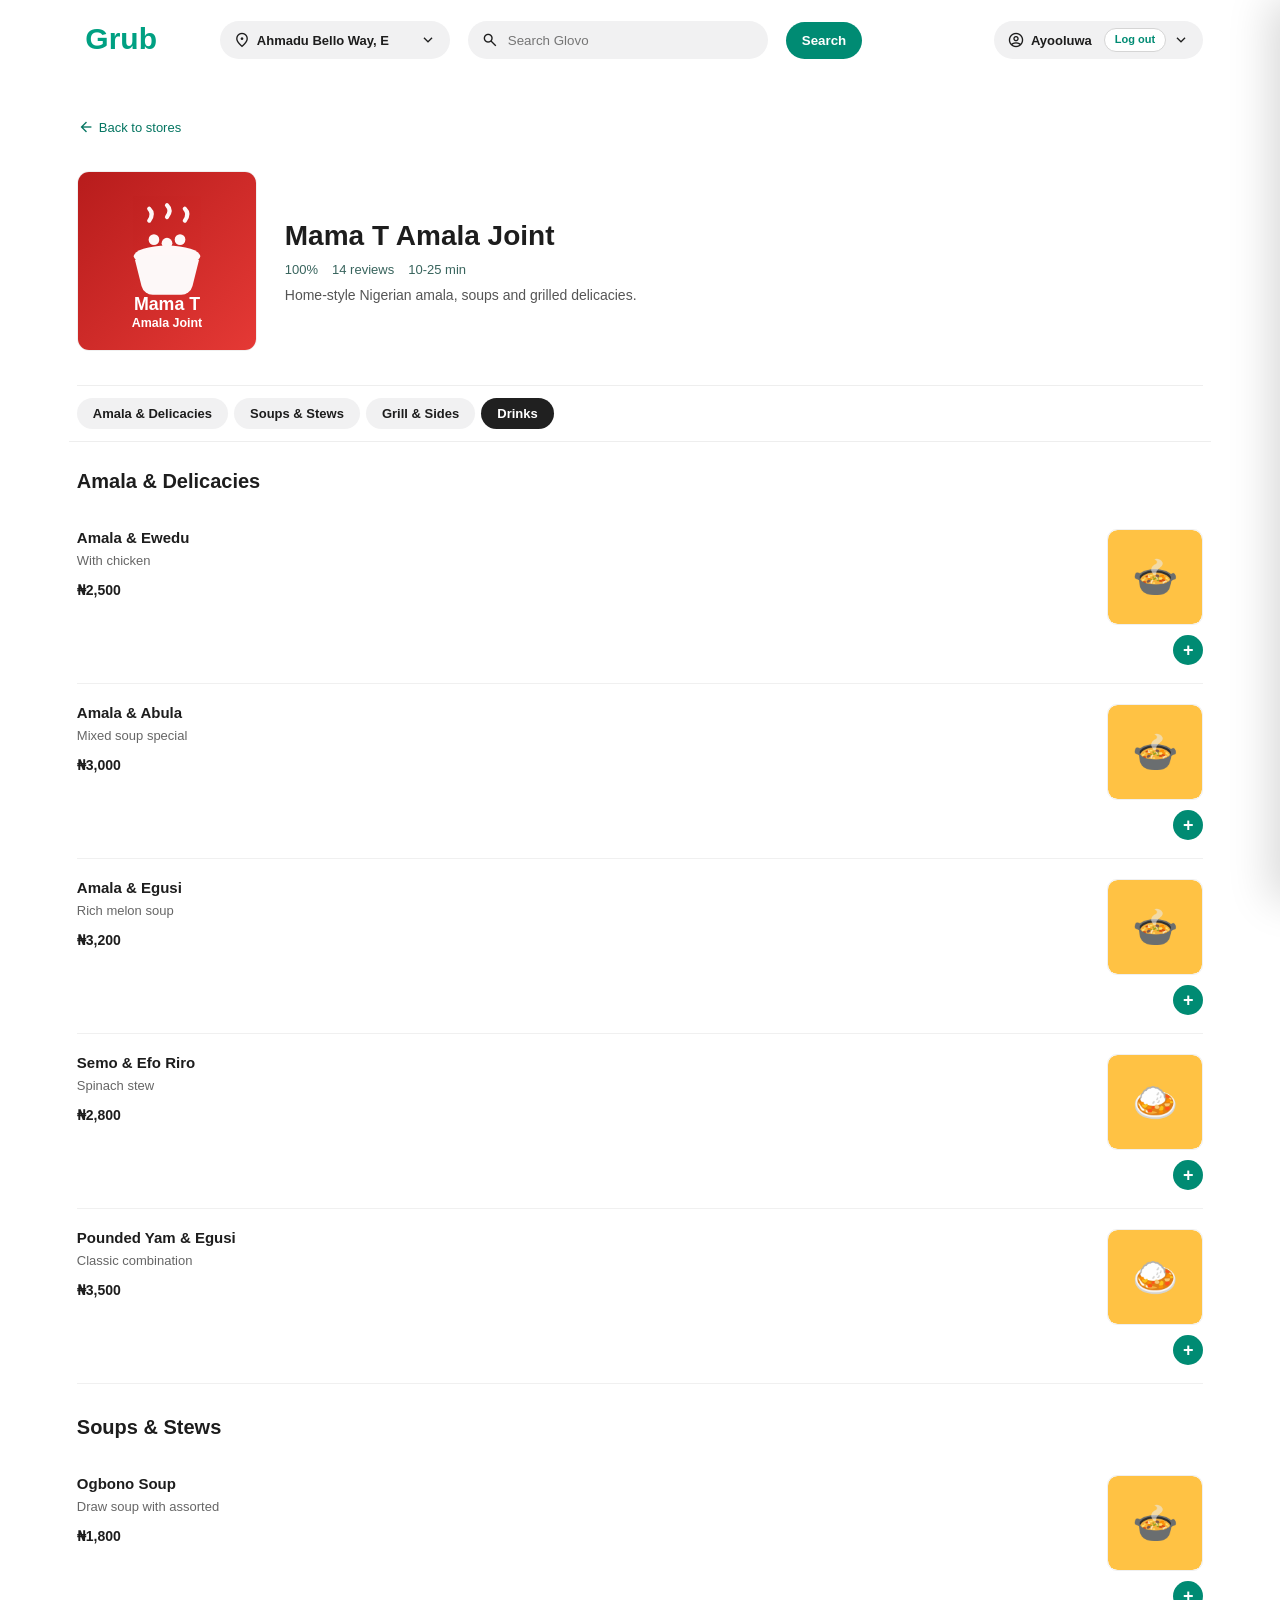
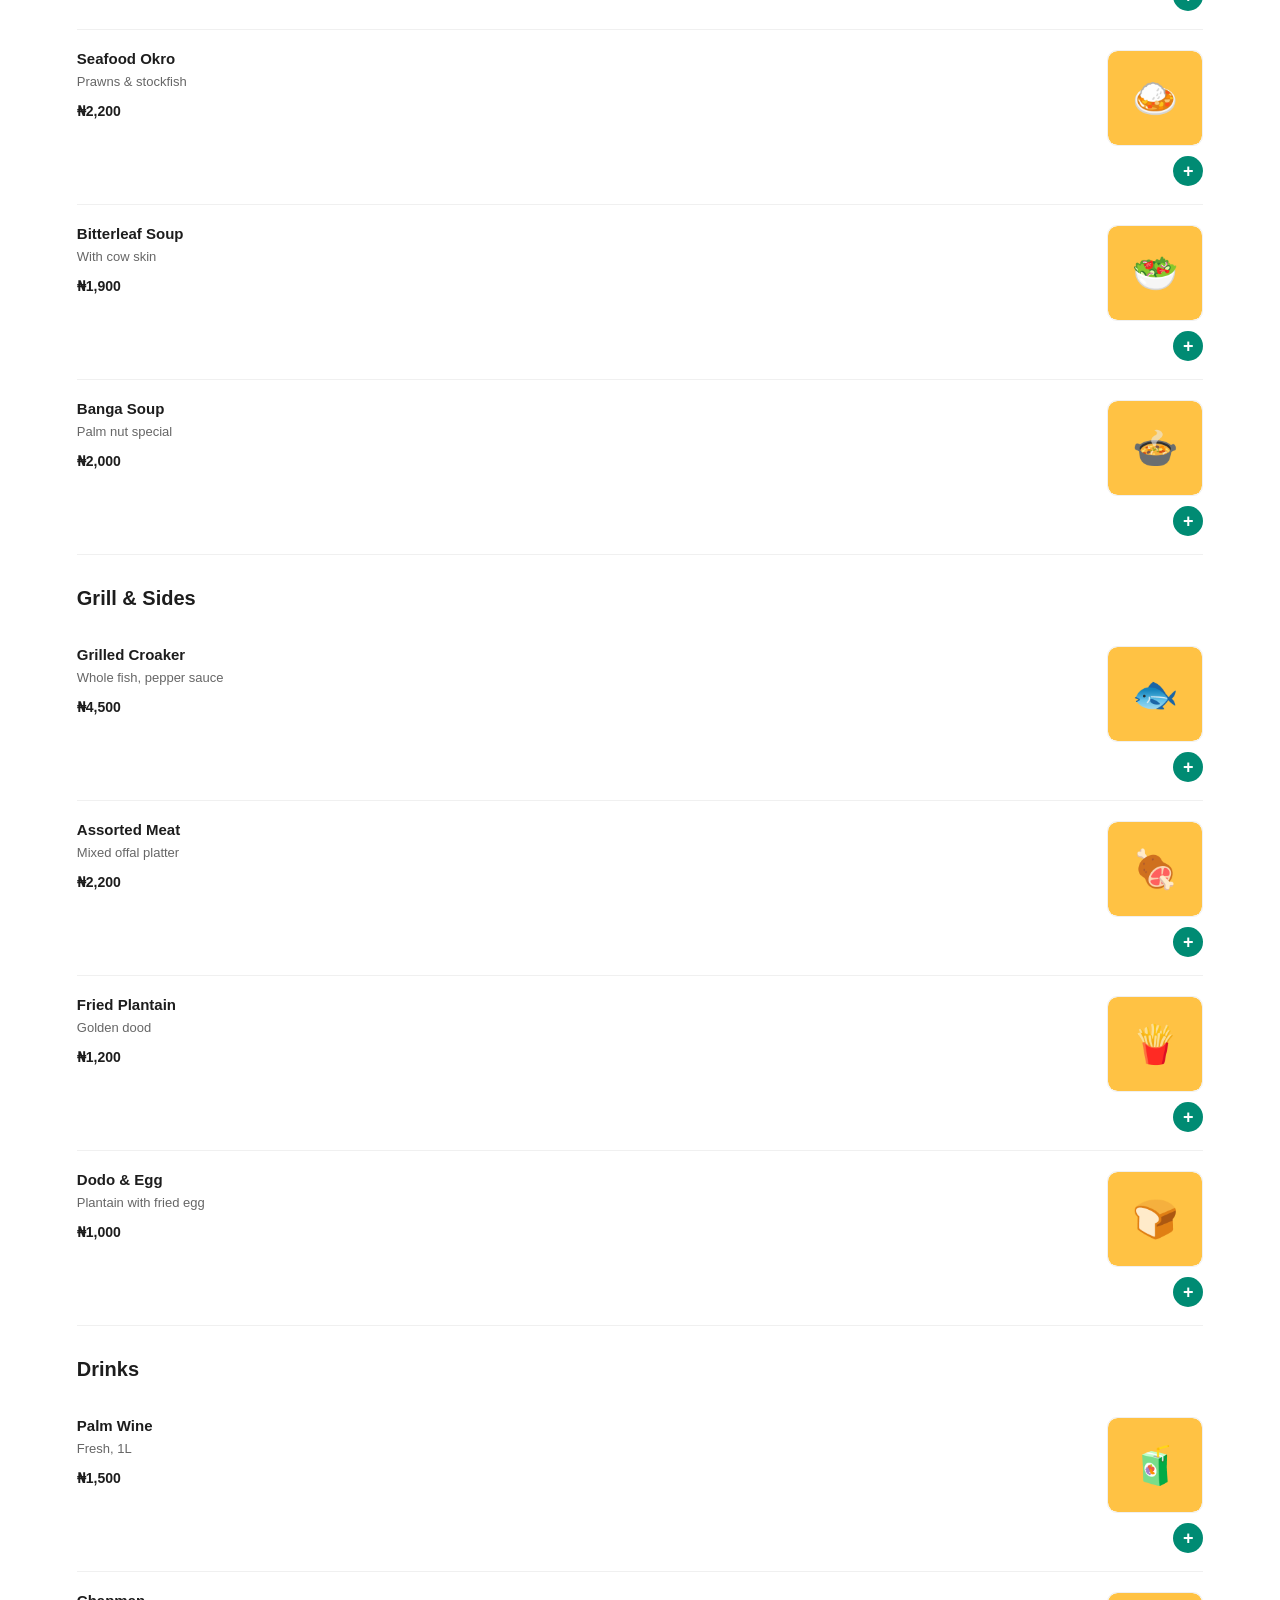
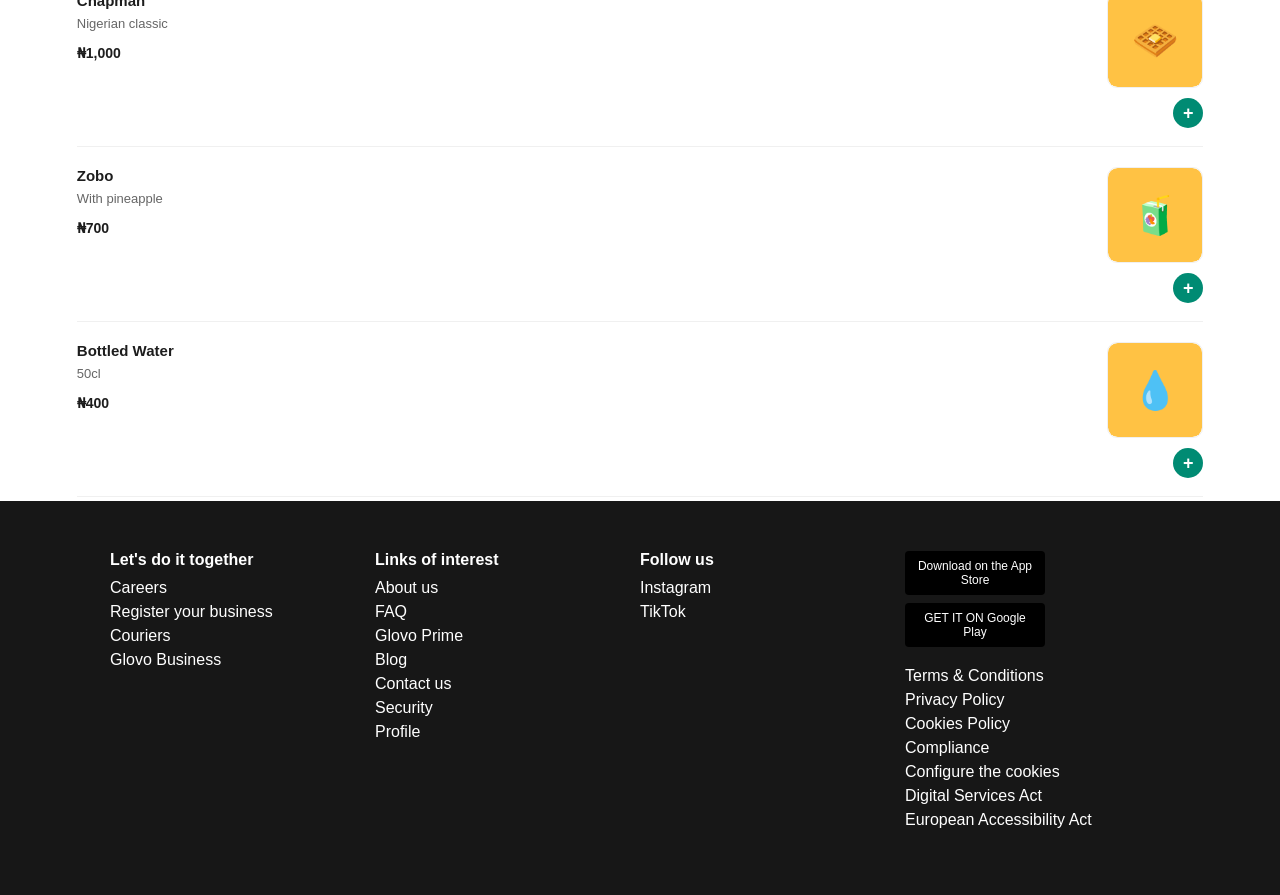
<file: pages/store.html>
<!DOCTYPE html>
<html lang="en">
<head>
    <meta charset="UTF-8">
    <meta name="viewport" content="width=device-width, initial-scale=1.0">
    <link rel="stylesheet" href="https://fonts.googleapis.com/css2?family=Material+Symbols+Outlined:opsz,wght,FILL,GRAD@20..48,400,0,0">
    <link rel="stylesheet" href="../assets/css/style2.css">
    <link rel="stylesheet" href="../assets/css/footer.css">
    <link rel="stylesheet" href="../assets/css/store.css">
    <link rel="stylesheet" href="../assets/css/profile.css">
    <title>Glovo Store</title>
</head>
<body>

    <header>
        <div class="header-content">
            <a href="index2.html">
                <img class="logo" src="../assets/img/Logo.svg" alt="GrubGo">
            </a>

            <div class="address" data-profile-location-widget>
                <span class="material-symbols-outlined">location_on</span>
                <b data-profile-location>Ahmadu Bello Way, E</b>
                <span class="material-symbols-outlined">keyboard_arrow_down</span>
            </div>

            <div class="search-box">
                <span class="material-symbols-outlined">search</span>
                <input type="text" placeholder="Search Glovo">
            </div>
            <a href="search.html"><button>Search</button></a>
            <div class="profile" data-profile-user-widget>
                <span class="material-symbols-outlined">account_circle</span>
                <b data-profile-user>Ayooluwa</b>
                <span class="material-symbols-outlined">keyboard_arrow_down</span>
            </div>
        </div>
    </header>

    <main class="main-content">
        <p class="crumb"><a href="search.html"><span class="material-symbols-outlined">arrow_back</span>Back to stores</a></p>

        <section class="store-hero" id="store-hero"></section>

        <div class="tabs-wrap">
            <nav class="menu-tabs" id="menu-tabs"></nav>
        </div>

        <div id="menu"></div>
    </main>

    <button class="cart-bar" id="cart-bar">
        <span class="cart-icon">
            <svg width="24" viewBox="0 0 24 24" fill="none" xmlns="http://www.w3.org/2000/svg"><path d="M7 8h14l-1.63 7.56a2 2 0 0 1-1.96 1.94H9.42a2 2 0 0 1-1.96-1.56L5.17 5.5A1.5 1.5 0 0 0 3.7 4.5H2" stroke="white" stroke-width="1.8" stroke-linecap="round" stroke-linejoin="round"/><circle cx="9" cy="20" r="1.4" fill="white"/><circle cx="17" cy="20" r="1.4" fill="white"/></svg>
        </span>
        <span class="cart-meta">
            <span class="cart-label">You have <b id="cart-count">0</b> items</span>
            <span class="cart-total" id="cart-total">&#8358;0</span>
        </span>
    </button>

    <div class="scrim" id="scrim"></div>

    <aside class="cart-drawer" id="cart-drawer" aria-label="Your cart">
        <div class="drawer-head">
            <h2>Your cart</h2>
            <span class="store-name" id="store-title"></span>
            <button class="close-cart" id="close-cart" aria-label="Close cart">&times;</button>
        </div>

        <div class="drawer-body">
            <div id="cart-items"></div>

            <div id="cart-summary">
                <div class="cost-row"><span>Subtotal</span><span id="subtotal">&#8358;0</span></div>
                <div class="cost-row"><span>Delivery fee</span><span id="delivery-fee">&#8212;</span></div>
                <div class="cost-row total"><span>Total</span><span id="grand-total">&#8358;0</span></div>
                <button class="checkout" id="checkout">Go to checkout</button>
            </div>

            <div class="cart-empty" id="cart-empty" style="display:none;">
                <p class="empty-title">Order placed!</p>
                <p>Your cart is now empty. Ready to order again?</p>
                <button class="checkout" id="back-to-menu">Back to menu</button>
            </div>
        </div>
    </aside>

    <footer>
            <!-- Single container div holding all footer content -->
    <div class="my-footer-content clearfix">

        <!-- Column 1: Let's do it together -->
        <div class="col">
            <h4>Let's do it together</h4>
            <ul>
                <li>Careers</li>
                <li>Register your business</li>
                <li>Couriers</li>
                <li>Glovo Business</li>
            </ul>
        </div>

        <!-- Column 2: Links of interest -->
        <div class="col">
            <h4>Links of interest</h4>
            <ul>
                <li>About us</li>
                <li>FAQ</li>
                <li>Glovo Prime</li>
                <li>Blog</li>
                <li>Contact us</li>
                <li>Security</li>
                <li>Profile</li>
            </ul>
        </div>

        <!-- Column 3: Follow us -->
        <div class="col">
            <h4>Follow us</h4>
            <ul>
                <li>Instagram</li>
                <li>TikTok</li>
            </ul>
        </div>

        <!-- Right Side: Apps and Legal Links -->
        <div class="right-col">
            <div style="margin-bottom: 20px;">
                <a href="https://apps.apple.com/us/app/glovo-food-delivery-takeaway/id951812684" class="app-badge">Download on the App Store</a>
                <a href="https://play.google.com/store/apps/details?id=com.glovo&pli=1" class="app-badge">GET IT ON Google Play</a>
            </div>
            <ul>
                <li>Terms & Conditions</li>
                <li>Privacy Policy</li>
                <li>Cookies Policy</li>
                <li>Compliance</li>
                <li>Configure the cookies</li>
                <li>Digital Services Act</li>
                <li>European Accessibility Act</li>
            </ul>
        </div>

    </div>
    </footer>

    <script src="../assets/js/product-shots.js"></script>
    <script src="../assets/js/store.js"></script>
    <script src="../assets/js/profile.js"></script>
</body>
</html>
</file>
<file: assets/css/login2.css>
/* Simple login page styling */
* { box-sizing: border-box; }

body {
    margin: 0;
    font-family: Arial, Helvetica, sans-serif;
    color: #171717;
    background-color: white;
}

header {
    padding: 24px 7%;
}

.brand img {
    width: 125px;
}

.login-page {
    position: relative;
    display: flex;
    justify-content: center;
    padding: 35px 20px 50px;
}

.login-card {
    width: 460px;
}

.close {
    position: absolute;
    top: 0;
    right: 12%;
    width: 45px;
    height: 45px;
    border-radius: 50%;
    background-color: #f1f1f1;
    color: #222;
    font-size: 36px;
    line-height: 40px;
    text-align: center;
    text-decoration: none;
}

h1 {
    margin: 0 0 15px;
    text-align: center;
    font-size: 42px;
}

.intro {
    margin: 0 0 28px;
    text-align: center;
    font-size: 19px;
}

.phone-fields {
    display: flex;
    gap: 12px;
}

.prefix-label {
    width: 170px;
}

.number-label {
    flex: 1;
}

.email-label {
    display: block;
    margin-top: 18px;
}

.email-error {
    display: none;
    margin: 10px 0 0;
    color: #d93025;
    font-size: 14px;
    line-height: 1.4;
    text-align: left;
}

.email-error.show {
    display: block;
}

.whatsapp {
    margin-top: 22px;
}

input.error {
    border-color: #d93025;
    background-color: #fff5f5;
}

label {
    color: #555;
    font-size: 18px;
    font-weight: bold;
}

select, input {
    width: 100%;
    height: 60px;
    margin-top: 5px;
    padding: 0 14px;
    border: 1px solid #d0d0d0;
    border-radius: 10px;
    background-color: white;
    font-size: 18px;
}
.recaptcha {
    margin: 32px 0;
    font-size: 16px;
    line-height: 1.35;
}

.recaptcha a, .terms a {
    color: #006d59;
    font-weight: bold;
    text-decoration: none;
}

.whatsapp {
    width: 100%;
    padding: 16px;
    border: none;
    border-radius: 30px;
    background-color: #008c74;
    color: white;
    font-size: 19px;
    font-weight: bold;
    cursor: pointer;
}
.or {
    margin: 25px 0 20px;
    color: #555;
    text-align: center;
    font-size: 19px;
}

.btn{
    display: flex;
    justify-content: center;
    align-items: center;
    gap: 10px;
    width: 100%;
    height: 58px;
    margin-bottom: 14px;
    border: 1px solid #d0d0d0;
    border-radius: 30px;
    background-color: white;
    color: #151515;
    font-size: 20px;
    font-weight: bold;
    cursor: pointer;
}

.google { color: #4285f4; font-size: 24px; margin-right: 10px; }
.facebook { color: #1877f2; font-size: 25px; margin-right: 10px; }
.mail { font-size: 22px; margin-right: 10px; }

.terms {
    margin-top: 42px;
    color: #5b5b5b;
    font-size: 17px;
    line-height: 1.35;
}

/* ---------- Responsive ---------- */

/* Tablets portrait & large phones */
@media (max-width: 600px) {
    body {
        overflow-x: hidden;
        -webkit-tap-highlight-color: transparent;
    }

    header {
        padding: 20px;
    }

    .brand img {
        width: 110px;
    }

    .login-page {
        padding: 30px 18px 40px;
    }

    .login-card {
        width: 100%;
    }

    .close {
        right: 18px;
        top: -6px;
    }

    .phone-fields {
        display: block;
    }

    .prefix-label {
        display: block;
        width: 100%;
        margin-bottom: 14px;
    }

    h1 {
        font-size: 34px;
    }

    .intro {
        font-size: 17px;
    }

    .whatsapp {
        font-size: 17px;
        min-height: 52px;
    }

    .btn {
        font-size: 18px;
        height: 54px;
    }

    select,
    input {
        height: 54px;
        font-size: 16px;
    }

    .terms {
        margin-top: 32px;
        font-size: 15px;
    }
}

/* Small phones */
@media (max-width: 380px) {
    header {
        padding: 16px;
    }

    .login-page {
        padding: 24px 14px 30px;
    }

    h1 {
        font-size: 30px;
    }

    select,
    input,
    #reg-type {
        height: 54px;
        font-size: 16px;
    }

    .whatsapp {
        padding: 14px;
        font-size: 16px;
    }

    .close {
        top: 0;
    }
}

/* Landscape phones & small tablets (wide but short screens) */
@media (max-width: 900px) and (max-height: 600px) and (orientation: landscape) {
    header {
        padding: 16px 20px;
    }

    .login-page {
        padding: 20px 20px 30px;
    }

    h1 {
        font-size: 30px;
        margin-bottom: 8px;
    }

    .intro {
        margin-bottom: 16px;
        font-size: 17px;
    }

    .login-card {
        width: min(460px, 78%);
    }

    .whatsapp,
    .btn {
        height: 50px;
    }

    select,
    input {
        height: 50px;
    }
}
</file>
<file: assets/css/footer.css>
/* Shared footer styles matching index2.html */
footer {
    display: flex;
    justify-content: center;
    background: #171717;
    color: white;
    margin: 80px calc(-1 * var(--page-pad-x)) calc(-1 * var(--page-pad-t));
    padding: 50px 0;
}

footer .my-footer-content {
    width: 100%;
    max-width: 1100px;
    padding: 0 20px;
}

footer h4 {
    font-size: 16px;
    font-weight: bold;
    margin: 0 0 10px;
    color: white;
}

footer ul {
    list-style-type: none;
    padding-left: 0;
    margin-top: 0;
}

footer li {
    margin-bottom: 6px;
}

footer a {
    color: white;
    text-decoration: none;
    font-size: 14px;
}

footer a:hover {
    text-decoration: underline;
}

footer .col {
    width: 25%;
    float: left;
    box-sizing: border-box;
    padding-right: 15px;
    color: white;
}

footer .right-col {
    width: 25%;
    float: right;
    box-sizing: border-box;
}

footer .clearfix::after {
    content: "";
    clear: both;
    display: table;
}

footer .app-badge {
    display: block;
    width: 140px;
    padding: 8px 12px;
    margin-bottom: 8px;
    border-radius: 4px;
    background-color: #000000;
    color: #ffffff;
    text-align: center;
    font-size: 12px;
    text-decoration: none;
}

footer .bottom-categories {
    clear: both;
    margin-top: 40px;
    padding-top: 20px;
    border-top: 1px solid #ffffff;
    color: white;
}

footer .category-links a {
    display: inline-block;
    margin-right: 15px;
    margin-bottom: 5px;
    color: white;
}

/* ---------- Responsive ---------- */

@media (max-width: 900px) {
    footer .col,
    footer .right-col {
        width: 50%;
        padding-bottom: 26px;
    }

    footer .bottom-categories {
        margin-top: 20px;
    }
}

@media (max-width: 700px) {
    footer .my-footer-content {
        padding: 0 20px;
    }

    footer .col,
    footer .right-col {
        width: 100%;
        float: none;
        padding-right: 0;
        margin-bottom: 26px;
    }

    footer .bottom-categories {
        margin-top: 20px;
    }

    footer li {
        margin-bottom: 10px;
    }

    footer a {
        font-size: 15px;
        display: inline-block;
        padding: 4px 0;
    }
}
</file>
<file: assets/css/style2.css>
/* Search page made with simple flexbox */

* {
    box-sizing: border-box;
}

body {
    margin: 0;
    font-family: Arial, Helvetica, sans-serif;
    color: #1d1d1d;
}

.material-symbols-outlined {
    font-family: 'Material Symbols Outlined' !important;
    font-weight: normal;
    font-style: normal;
    font-size: 18px;
    line-height: 1;
    letter-spacing: normal;
    text-transform: none;
    display: inline-block;
    white-space: nowrap;
    direction: ltr;
    -webkit-font-feature-settings: 'liga';
    -webkit-font-smoothing: antialiased;
    font-feature-settings: 'liga';
}

a {
    color: inherit;
    text-decoration: none;
}

.header-content,
.main-content {
    width: 88%;
    max-width: 1180px;
    margin: auto;
}

.header-content {
    height: 80px;
    display: flex;
    align-items: center;
    gap: 18px;
}

.logo {
    width: 125px;
    display: block;
}

.address,
.search-box,
.profile {
    height: 38px;
    display: flex;
    align-items: center;
    border-radius: 22px;
    background: #f1f1f2;
    padding: 0 13px;
    font-size: 13px;
}

.address {
    min-width: 230px;
    gap: 6px;
}

.address .material-symbols-outlined:last-child {
    margin-left: auto;
}

.search-box {
    display: flex;
    min-width: 300px;
    gap: 7px;
}

.search-box input {
    width: 100%;
    border: 0;
    background: transparent;
    outline: none;
}

 button {
    margin-right: 100px;
    border: 0;
    border-radius: 22px;
    padding: 11px 16px;
    background: #008b73;
    color: white;
    font-weight: bold;
    cursor: pointer;
}

.profile {
    margin-left: auto;
    gap: 6px;
}

.main-content {
    padding-top: 20px;
}

.city {
    color: #047561;
    font-size: 13px;
    margin: 0 0 25px;
}

.categories {
    display: flex;
    justify-content: space-between;
    border-bottom: 3px solid #d5d5d5;
    margin-bottom: 32px;
}

.categories a {
    padding: 0 18px 12px;
    font-size: 15px;
}

.categories .selected {
    font-weight: bold;
    border-bottom: 3px solid #202020;
    margin-bottom: -3px;
}

.stores {
    display: flex;
    flex-wrap: wrap;
    gap: 20px;
    padding-bottom: 100px;
}

.store {
    width: calc((100% - 40px) / 3);
    min-height: 112px;
    display: flex;
    gap: 10px;
    padding: 9px;
    border: 1px solid #eeeeee;
    border-radius: 12px;
    cursor: pointer;
    transition: box-shadow 0.15s ease;
}

.store:hover {
    box-shadow: 0 6px 18px rgba(0, 0, 0, 0.08);
}

.store img {
    width: 88px;
    height: 88px;
    border: 1px solid #f0f0f0;
    border-radius: 10px;
    /* background: #fafafa url("../img/food.png") center / cover no-repeat; */
}

.store h2 {
    margin: 0 0 4px;
    font-size: 14px;
    line-height: 16px;
}

.store p {
    margin: 0;
    color: #38645d;
    font-size: 11px;
}

.store p .material-symbols-outlined {
    font-family: 'Material Symbols Outlined';
    font-size: 12px;
    vertical-align: -2px;
    margin-right: 2px;
    color: #38645d;
}

/* Free label */
.store > div > span {
    display: table;
    margin-top: 2px;
    padding: 2px 4px;
    background: #e5004e;
    border-radius: 3px;
    color: white;
    font-size: 11px;
    font-style: normal;
}
.store img {
    width: 88px;
    height: 88px;
    border: 1px solid #f0f0f0;
    border-radius: 10px;
    background-color: #fafafa;
    background-size: cover;
    background-position: center;
    background-repeat: no-repeat;
}

.store > div > span .material-symbols-outlined {
    font-family: 'Material Symbols Outlined';
    font-size: 12px;
    vertical-align: -2px;
    color: white;
    margin-right: 2px;
}

/* Closed label */
.store em {
    display: table;
    margin-top: 2px;
    padding: 2px 4px;
    background: #eeeeee;
    color: #555;
    font-size: 11px;
    font-style: normal;
}

/* Thumb-up inside Closed label */
.store em .material-symbols-outlined {
    font-family: 'Material Symbols Outlined';
    font-size: 12px;
    vertical-align: -2px;
    margin-right: 2px;
}

.store small {
    display: block;
    margin-top: 3px;
    font-size: 11px;
}

.hide {
    display: none !important;
}

/* API-driven search results */
.stores.loading {
    opacity: 0.45;
    transition: opacity 0.15s ease;
}

.results-count {
    margin: -12px 0 18px;
    color: #555;
    font-size: 13px;
}

.no-results {
    width: 100%;
    padding: 60px 20px 80px;
    text-align: center;
    color: #777;
}

.no-results p {
    margin: 6px 0;
    font-size: 14px;
}

.no-results .no-results-title {
    font-size: 17px;
    font-weight: bold;
    color: #333;
}

/* ---------- Budget Mode ---------- */

.budget-panel {
    border: 1px solid #eeeeee;
    border-radius: 12px;
    margin: 0 0 24px;
    background: #ffffff;
}

.budget-toggle {
    width: 100%;
    display: flex;
    align-items: center;
    gap: 10px;
    margin: 0;
    border: 0;
    border-radius: 12px;
    background: #fcfcfc;
    padding: 14px 16px;
    color: #1d1d1d;
    font-weight: bold;
    font-size: 15px;
    text-align: left;
    cursor: pointer;
}

.budget-toggle .material-symbols-outlined {
    color: #008b73;
    font-size: 20px;
}

.budget-toggle-label {
    flex: 0 0 auto;
}

.budget-toggle-note {
    margin-left: auto;
    margin-right: 4px;
    color: #777;
    font-size: 12px;
    font-weight: normal;
}

.budget-switch {
    flex: 0 0 auto;
    width: 46px;
    height: 26px;
    border-radius: 13px;
    background: #d5d5d5;
    position: relative;
    transition: background 0.18s ease;
}

.budget-knob {
    position: absolute;
    top: 3px;
    left: 3px;
    width: 20px;
    height: 20px;
    border-radius: 50%;
    background: #ffffff;
    box-shadow: 0 1px 3px rgba(0, 0, 0, 0.25);
    transition: left 0.18s ease;
}

.budget-toggle.on .budget-switch {
    background: #008b73;
}

.budget-toggle.on .budget-knob {
    left: 23px;
}

.budget-body {
    padding: 4px 16px 16px;
    border-top: 1px solid #f1f1f2;
}

.budget-input-row {
    display: flex;
    align-items: flex-end;
    gap: 8px;
    padding-top: 14px;
}

.budget-input-row label {
    margin-right: auto;
    color: #555;
    font-size: 13px;
    font-weight: bold;
    padding-bottom: 7px;
}

.budget-currency {
    color: #008b73;
    font-size: 20px;
    font-weight: bold;
    padding-bottom: 7px;
}

#budget-input {
    width: 170px;
    height: 38px;
    border: 1px solid #d5d5d5;
    border-radius: 8px;
    padding: 0 10px;
    font-size: 15px;
    outline: none;
}

#budget-input:focus {
    border-color: #008b73;
}

.budget-summary {
    display: flex;
    gap: 10px;
    margin-top: 14px;
}

.budget-sum {
    flex: 1;
    text-align: center;
    padding: 10px 6px;
    border-radius: 10px;
    background: #f1f1f2;
}

.budget-sum span {
    display: block;
    color: #777;
    font-size: 11px;
    margin-bottom: 3px;
}

.budget-sum b {
    font-size: 15px;
    color: #1d1d1d;
}

.budget-sum b.over {
    color: #e5004e;
}

.budget-note {
    margin: 12px 0 0;
    color: #555;
    font-size: 13px;
    line-height: 1.4;
}

.budget-progress {
    height: 8px;
    margin-top: 14px;
    border-radius: 999px;
    background: #f1f1f2;
    overflow: hidden;
}

.budget-progress-fill {
    height: 100%;
    width: 0;
    border-radius: 999px;
    background: #008b73;
    transition: width 0.25s ease;
}

.budget-progress-fill.over {
    background: #e5004e;
}

/* Price chip added to store cards while Budget Mode is on */
.store > div > span.budget-chip {
    display: inline-block;
    margin-top: 6px;
    padding: 3px 8px;
    background: #fff4d6;
    border: 1px solid #ffe08a;
    border-radius: 999px;
    color: #8a5b00;
    font-size: 11px;
    font-weight: bold;
}

/* ---------- Responsive ---------- */

/* Tablets landscape / small laptops — keeps the single-row header, just flexible */
@media (max-width: 1100px) {
    .header-content {
        gap: 14px;
    }

    .logo {
        flex-shrink: 0;
    }

    .address {
        flex: 1 1 auto;
        min-width: 150px;
    }

    .address b {
        white-space: nowrap;
        overflow: hidden;
        text-overflow: ellipsis;
    }

    .search-box {
        flex: 1 1 auto;
        min-width: 220px;
    }

    .search-box input {
        min-width: 0;
    }

    button {
        margin: 0;
    }

    .profile {
        margin-left: 0;
        flex-shrink: 0;
    }

    .categories {
        overflow-x: auto;
        justify-content: flex-start;
        gap: 10px;
    }

    .categories a {
        white-space: nowrap;
        padding: 0 12px 12px;
    }

    .main-content {
        padding-top: 18px;
    }
}

/* Tablets portrait & phones — header wraps to two rows */
@media (max-width: 900px) {
    header {
        position: sticky;
        top: 0;
        z-index: 50;
        background: #ffffff;
        box-shadow: 0 4px 14px rgba(0, 0, 0, 0.06);
    }

    .header-content {
        height: auto;
        padding: 15px 0;
        flex-wrap: wrap;
        row-gap: 10px;
    }

    .address {
        flex: 1;
        min-width: 160px;
    }

    .search-box {
        order: 3;
        flex-basis: 100%;
        max-width: 100%;
    }

    .search-box ~ button,
    .search-box ~ a {
        margin-left: auto;
    }

    .stores {
        gap: 12px;
    }

    .store {
        width: calc((100% - 12px) / 2);
    }
}

/* Large phones / small tablets */
@media (max-width: 640px) {
    body {
        overflow-x: hidden;
        -webkit-tap-highlight-color: transparent;
    }

    .header-content,
    .main-content {
        width: 92%;
    }

    .profile b,
    .profile .material-symbols-outlined:last-child {
        display: none;
    }

    .store {
        width: 100%;
        min-height: 0;
        align-items: center;
    }

    .store img {
        width: 100px;
        height: 100px;
    }

    .store h2 {
        font-size: 15px;
    }

    .store p,
    .store small,
    .store > div > span,
    .store em {
        font-size: 12px;
    }

    .budget-toggle-note {
        display: none;
    }
}

/* Phones */
@media (max-width: 450px) {
    .main-content {
        padding-bottom: 60px;
    }

    .logo {
        width: 100px;
    }

    .city {
        margin-bottom: 18px;
    }

    .results-count {
        margin-top: -8px;
    }

    .budget-summary {
        flex-direction: column;
        gap: 8px;
    }

    .budget-input-row {
        flex-wrap: wrap;
    }

    #budget-input {
        width: 100%;
        flex-basis: 100%;
    }
}

/* Landscape phones & small tablets (wide but short screens) */
@media (max-width: 900px) and (max-height: 600px) and (orientation: landscape) {
    .header-content {
        padding: 12px 0;
    }

    .main-content {
        padding-top: 12px;
        padding-bottom: 50px;
    }

    .city {
        margin: 0 0 14px;
    }

    .categories {
        margin-bottom: 20px;
    }

    .stores {
        padding-bottom: 40px;
    }
}
</file>
<file: assets/css/profile.css>
[data-profile-user-widget],
[data-profile-location-widget] {
    cursor: pointer;
    position: relative;
}

.profile-widget {
    cursor: pointer;
}

.profile-widget .material-symbols-outlined {
    cursor: pointer;
}

.profile-edit-input {
    width: 110px;
    padding: 4px 8px;
    border: 1px solid #ccc;
    border-radius: 8px;
    font-size: 13px;
    font-family: inherit;
    outline: none;
}

.profile-edit-input:focus {
    border-color: #008b73;
}

.profile-edit-cancel {
    border: 0;
    background: transparent;
    color: #666;
    font-size: 18px;
    line-height: 1;
    cursor: pointer;
    padding: 4px 8px;
    border-radius: 50%;
}

.profile-edit-cancel:hover {
    color: #d93025;
    background: rgba(0, 0, 0, 0.06);
}

/* Log out button beside the username */
.profile-logout {
    margin: 0 0 0 6px;
    padding: 4px 10px;
    border: 1px solid #d5d5d5;
    border-radius: 999px;
    background: #ffffff;
    color: #008b73;
    font-size: 11px;
    font-weight: bold;
    line-height: 1.2;
    white-space: nowrap;
    cursor: pointer;
}

.profile-logout:hover {
    background: #ffecec;
    border-color: #ffb3b3;
    color: #e5004e;
}

/* Location modal */
.glovo-modal {
    position: fixed;
    inset: 0;
    background: rgba(0, 0, 0, 0.45);
    display: none;
    align-items: center;
    justify-content: center;
    z-index: 1000;
    font-family: Arial, Helvetica, sans-serif;
}

.glovo-modal-card {
    position: relative;
    width: min(90vw, 420px);
    background: #ffffff;
    padding: 26px 24px 22px;
    border-radius: 18px;
    box-shadow: 0 14px 40px rgba(0, 0, 0, 0.28);
    color: #333333;
}

.glovo-modal-card h3 {
    margin: 0 0 6px;
    color: #111111;
    font-size: 20px;
    font-weight: bold;
}

.glovo-modal-card p {
    margin: 0 0 14px;
    color: #555555;
    font-size: 13px;
    line-height: 1.5;
    min-height: 0;
}

.glovo-modal-input {
    width: 100%;
    padding: 12px 14px;
    border: 1px solid #cccccc;
    border-radius: 12px;
    font-size: 14px;
    outline: none;
    box-sizing: border-box;
}

.glovo-modal-input:focus {
    border-color: #008b73;
}

.glovo-modal-save {
    width: 100%;
    margin-top: 14px;
    padding: 12px;
    border: 0;
    border-radius: 12px;
    background: #008b73;
    color: #ffffff;
    font-weight: bold;
    font-size: 15px;
    cursor: pointer;
}

.glovo-modal-save:hover {
    background: #007a67;
}

.glovo-modal-cancel {
    position: absolute;
    top: 10px;
    right: 12px;
    border: 0;
    background: transparent;
    font-size: 22px;
    line-height: 1;
    cursor: pointer;
    color: #666666;
}

.glovo-modal-actions {
    display: flex;
    gap: 10px;
    margin-top: 14px;
}

.glovo-modal-actions .glovo-modal-save,
.glovo-modal-actions .glovo-modal-ghost {
    flex: 1;
    margin: 0;
    padding: 12px;
    border-radius: 12px;
    font-size: 15px;
    font-weight: bold;
    cursor: pointer;
}

.glovo-modal-ghost {
    border: 1px solid #d5d5d5;
    background: #ffffff;
    color: #333333;
}

.glovo-modal-ghost:hover {
    background: #f7f7f8;
}

.glovo-modal-danger {
    background: #e5004e;
    color: #ffffff;
}

.glovo-modal-danger:hover {
    background: #c40043;
}

/* ---------- Responsive ---------- */

@media (max-width: 480px) {
    .glovo-modal {
        align-items: flex-end;
    }

    .glovo-modal-card {
        width: 100%;
        max-width: none;
        padding: 24px 18px calc(18px + env(safe-area-inset-bottom));
        border-radius: 18px 18px 0 0;
    }
}

@media (max-width: 900px) and (max-height: 600px) {
    .glovo-modal-card {
        max-height: 80vh;
        overflow-y: auto;
    }
}
</file>
<file: assets/css/store.css>
/* Store detail page styles (used with style2.css) */

.crumb {
    margin: 18px 0 6px;
    font-size: 13px;
    color: #047561;
}

.crumb a {
    display: inline-flex;
    align-items: center;
    gap: 4px;
    color: #047561;
}

.crumb .material-symbols-outlined {
    font-size: 18px;
}

/* ---- Store hero ---- */
.store-hero {
    display: flex;
    align-items: center;
    gap: 28px;
    padding: 26px 0 34px;
    border-bottom: 1px solid #eeeeee;
}

.hero-img {
    flex: 0 0 auto;
}

.hero-img img {
    width: 180px;
    height: 180px;
    border-radius: 12px;
    display: block;
    border: 1px solid #f0f0f0;
}

.hero-info h1 {
    margin: 0 0 10px;
    font-size: 28px;
    line-height: 1.2;
}

.hero-meta {
    display: flex;
    align-items: center;
    flex-wrap: wrap;
    gap: 14px;
    margin: 0;
    font-size: 13px;
    color: #38645d;
}

.hero-desc {
    margin: 10px 0 0;
    font-size: 14px;
    color: #555555;
}

.closed-badge {
    display: inline-block;
    padding: 3px 8px;
    background: #eeeeee;
    color: #555555;
    border-radius: 4px;
    font-size: 12px;
    font-weight: 600;
}

/* ---- Sticky category tabs ---- */
.tabs-wrap {
    position: sticky;
    top: 0;
    background: #ffffff;
    z-index: 30;
    border-bottom: 1px solid #eeeeee;
    margin: 0 -8px;
    padding: 0 8px;
}

.menu-tabs {
    display: flex;
    gap: 6px;
    overflow-x: auto;
    padding: 12px 0;
    scrollbar-width: none;
}

.menu-tabs::-webkit-scrollbar {
    display: none;
}

.menu-tabs button {
    appearance: none;
    margin: 0;
    border: 0;
    border-radius: 20px;
    padding: 8px 16px;
    background: #f1f1f2;
    color: #1d1d1d;
    font-size: 13px;
    font-weight: 600;
    cursor: pointer;
    white-space: nowrap;
}

.menu-tabs button.active {
    background: #202020;
    color: #ffffff;
}

/* ---- Menu sections ---- */
.menu-cat {
    padding: 28px 0 4px;
    scroll-margin-top: 64px;
}

.menu-cat h2 {
    margin: 0 0 18px;
    font-size: 20px;
}

.product-grid {
    display: grid;
    gap: 2px;
}

.product {
    display: flex;
    justify-content: space-between;
    align-items: stretch;
    gap: 16px;
    padding: 18px 0;
    border-bottom: 1px solid #f0f0f0;
}

.product-info {
    flex: 1;
}

.product-info h3 {
    margin: 0 0 6px;
    font-size: 15px;
}

.product-info p {
    margin: 0 0 10px;
    font-size: 13px;
    color: #666666;
    line-height: 1.45;
}

.price {
    font-weight: 700;
    font-size: 14px;
}

.product-side {
    flex: 0 0 auto;
    display: flex;
    flex-direction: column;
    align-items: flex-end;
    justify-content: space-between;
    gap: 10px;
}

.product-side img {
    width: 96px;
    height: 96px;
    border-radius: 10px;
    display: block;
    border: 1px solid #f0f0f0;
    object-fit: cover;
}

.product-actions {
    display: flex;
    align-items: center;
    gap: 8px;
}

.product-actions button {
    appearance: none;
    margin: 0;
    border: 0;
    cursor: pointer;
    width: 30px;
    height: 30px;
    border-radius: 50%;
    background: #008b73;
    color: #ffffff;
    font-size: 18px;
    line-height: 1;
    padding: 0;
}

.product-actions .dec {
    background: #ffffff;
    border: 1px solid #008b73;
    color: #008b73;
}

.product-actions .qty {
    font-weight: 700;
    min-width: 18px;
    text-align: center;
    font-size: 14px;
}

/* ---- Floating cart button ---- */
.cart-bar {
    position: fixed;
    right: 24px;
    bottom: 24px;
    z-index: 80;
    display: none;
    align-items: center;
    gap: 12px;
    margin: 0;
    padding: 13px 22px;
    background: #008b73;
    color: #ffffff;
    border: 0;
    border-radius: 28px;
    font-size: 14px;
    cursor: pointer;
    box-shadow: 0 8px 24px rgba(0, 0, 0, 0.22);
}

.cart-bar.show {
    display: flex;
}

.cart-icon {
    display: flex;
}

.cart-meta {
    display: flex;
    flex-direction: column;
    align-items: flex-start;
    line-height: 1.25;
}

.cart-total {
    font-weight: 800;
}

/* ---- Scrim + drawer ---- */
.scrim {
    position: fixed;
    inset: 0;
    background: rgba(0, 0, 0, 0.45);
    opacity: 0;
    pointer-events: none;
    transition: opacity 0.25s ease;
    z-index: 90;
}

.scrim.show {
    opacity: 1;
    pointer-events: auto;
}

.cart-drawer {
    position: fixed;
    top: 0;
    right: 0;
    bottom: 0;
    width: 380px;
    max-width: 92vw;
    background: #ffffff;
    z-index: 100;
    display: flex;
    flex-direction: column;
    transform: translateX(100%);
    transition: transform 0.3s ease;
    box-shadow: -10px 0 40px rgba(0, 0, 0, 0.15);
}

.cart-drawer.open {
    transform: translateX(0);
}

.drawer-head {
    display: flex;
    align-items: center;
    gap: 10px;
    padding: 20px;
    border-bottom: 1px solid #eeeeee;
}

.drawer-head h2 {
    margin: 0;
    font-size: 18px;
}

.drawer-head .store-name {
    color: #777777;
    font-size: 12px;
    flex: 1;
    white-space: nowrap;
    overflow: hidden;
    text-overflow: ellipsis;
}

.close-cart {
    appearance: none;
    margin: 0;
    border: 0;
    background: #f1f1f2;
    color: #1d1d1d;
    width: 32px;
    height: 32px;
    border-radius: 50%;
    font-size: 22px;
    line-height: 1;
    cursor: pointer;
    padding: 0;
}

.drawer-body {
    flex: 1;
    overflow-y: auto;
    padding: 18px 20px;
}

#cart-items {
    display: flex;
    flex-direction: column;
    gap: 14px;
}

.cart-item {
    display: flex;
    align-items: center;
    gap: 10px;
}

.cart-item img {
    width: 48px;
    height: 48px;
    border-radius: 8px;
    border: 1px solid #f0f0f0;
    object-fit: cover;
}

.cart-item-info {
    flex: 1;
}

.cart-item-info strong {
    display: block;
    font-size: 13px;
}

.cart-item-info span {
    font-size: 12px;
    color: #666666;
}

.cart-stepper {
    display: flex;
    align-items: center;
    gap: 6px;
}

.cart-stepper button {
    appearance: none;
    margin: 0;
    border: 0;
    cursor: pointer;
    width: 26px;
    height: 26px;
    border-radius: 50%;
    background: #008b73;
    color: #ffffff;
    font-size: 16px;
    line-height: 1;
    padding: 0;
}

.cart-stepper .dec {
    background: #ffffff;
    border: 1px solid #008b73;
    color: #008b73;
}

.cart-stepper span {
    font-weight: 700;
    font-size: 13px;
    min-width: 14px;
    text-align: center;
}

.cart-item-total {
    font-size: 13px;
    font-weight: 600;
    min-width: 76px;
    text-align: right;
}

.cost-row {
    display: flex;
    justify-content: space-between;
    font-size: 14px;
    margin-top: 12px;
}

.cost-row.total {
    font-weight: 800;
    font-size: 16px;
    border-top: 1px solid #eeeeee;
    padding-top: 14px;
    margin-top: 16px;
}

.checkout {
    appearance: none;
    width: 100%;
    margin: 18px 0 0;
    border: 0;
    border-radius: 24px;
    padding: 14px 16px;
    background: #008b73;
    color: #ffffff;
    font-size: 15px;
    font-weight: 700;
    cursor: pointer;
}

.checkout:hover {
    filter: brightness(0.96);
}

.cart-empty {
    text-align: center;
    padding: 40px 0;
}

.cart-empty p {
    font-size: 16px;
    color: #555555;
}

.cart-empty .empty-title {
    font-size: 20px;
    font-weight: 800;
    color: #1d1d1d;
    margin-bottom: 6px;
}

.cart-empty .checkout {
    width: auto;
    padding: 10px 22px;
    margin-top: 12px;
}

/* ---------- Responsive ---------- */

/* Tablets */
@media (max-width: 750px) {
    .store-hero {
        flex-direction: column;
        align-items: flex-start;
        gap: 18px;
    }

    .hero-img img {
        width: 120px;
        height: 120px;
    }

    .hero-info h1 {
        font-size: 22px;
    }

    .product-side img {
        width: 80px;
        height: 80px;
    }

    .cart-bar {
        left: 16px;
        right: 16px;
        width: auto;
        bottom: calc(16px + env(safe-area-inset-bottom));
        justify-content: center;
    }

    .cart-drawer {
        width: 100%;
        max-width: none;
    }
}

/* Large phones */
@media (max-width: 480px) {
    body {
        overflow-x: hidden;
        -webkit-tap-highlight-color: transparent;
    }

    .cart-item-info strong {
        white-space: nowrap;
        overflow: hidden;
        text-overflow: ellipsis;
    }

    .product-info,
    .cart-item-info {
        min-width: 0;
    }

    .crumb {
        margin-top: 12px;
    }

    .store-hero {
        padding: 20px 0 26px;
    }

    .hero-img img {
        width: 92px;
        height: 92px;
    }

    .hero-info h1 {
        font-size: 19px;
    }

    .tabs-wrap {
        margin: 0 -6px;
        padding: 0 6px;
    }

    .menu-tabs button {
        padding: 8px 14px;
        font-size: 12px;
    }

    .menu-cat {
        padding: 22px 0 2px;
    }

    .menu-cat h2 {
        font-size: 18px;
    }

    .product {
        padding: 14px 0;
    }

    .product-info h3 {
        font-size: 14px;
    }

    .product-side img {
        width: 64px;
        height: 64px;
    }

    .product-actions button {
        width: 36px;
        height: 36px;
        font-size: 20px;
    }

    .price {
        font-size: 13px;
    }

    .cart-bar {
        left: 12px;
        right: 12px;
        bottom: calc(12px + env(safe-area-inset-bottom));
        justify-content: center;
        padding: 11px 16px;
        font-size: 13px;
    }

    .cart-stepper button {
        width: 32px;
        height: 32px;
        font-size: 18px;
    }

    .close-cart {
        width: 36px;
        height: 36px;
    }

    .drawer-head {
        padding: 14px;
    }

    .drawer-body {
        padding: 14px 14px calc(14px + env(safe-area-inset-bottom));
    }

    .cart-item img {
        width: 40px;
        height: 40px;
    }

    .cart-item-total {
        min-width: 60px;
    }
}

/* Small phones */
@media (max-width: 380px) {
    .cart-item {
        flex-wrap: wrap;
        row-gap: 8px;
    }

    .cart-item-total {
        min-width: 0;
    }

    .product-side img {
        width: 56px;
        height: 56px;
    }
}

/* Landscape phones & small tablets (wide but short screens) */
@media (max-width: 900px) and (max-height: 600px) and (orientation: landscape) {
    .store-hero {
        padding: 14px 0 20px;
    }

    .hero-img img {
        width: 90px;
        height: 90px;
    }

    .crumb {
        margin: 12px 0 4px;
    }

    .cart-bar {
        bottom: calc(10px + env(safe-area-inset-bottom));
    }
}
</file>
